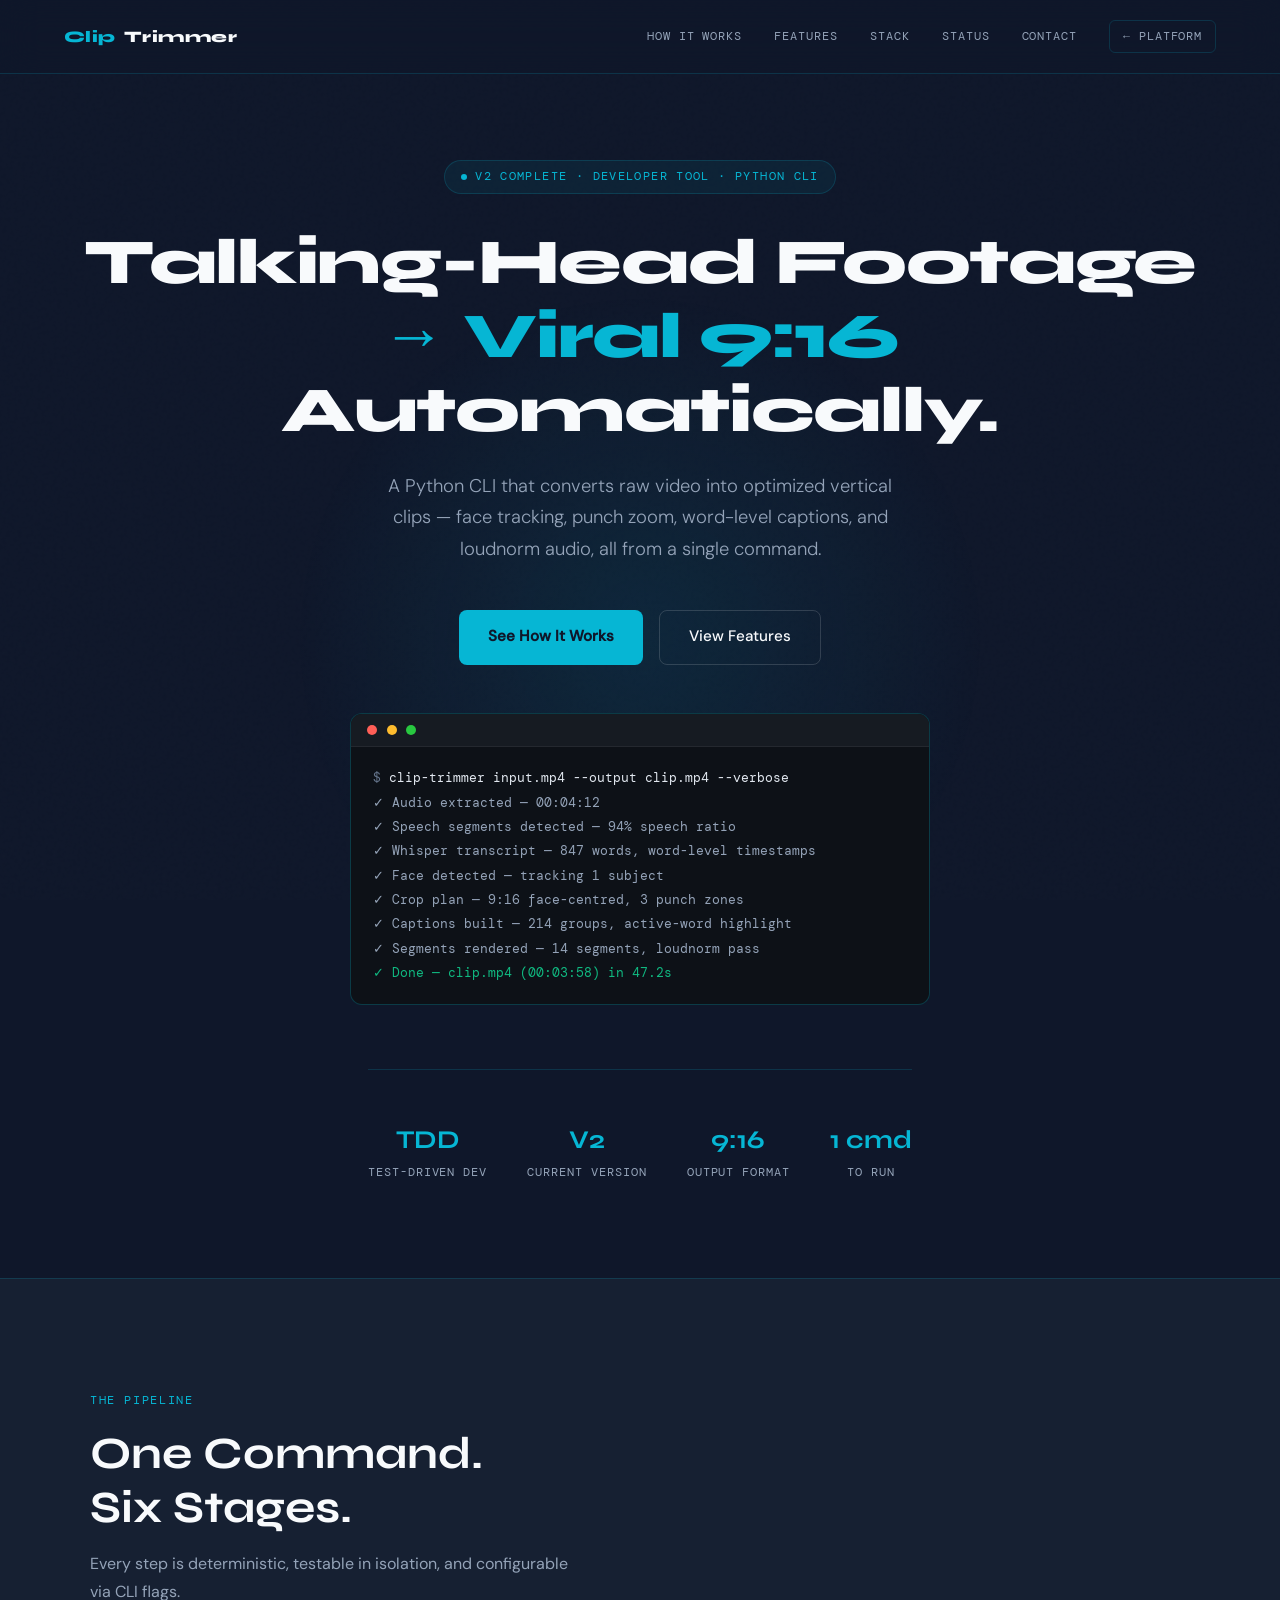
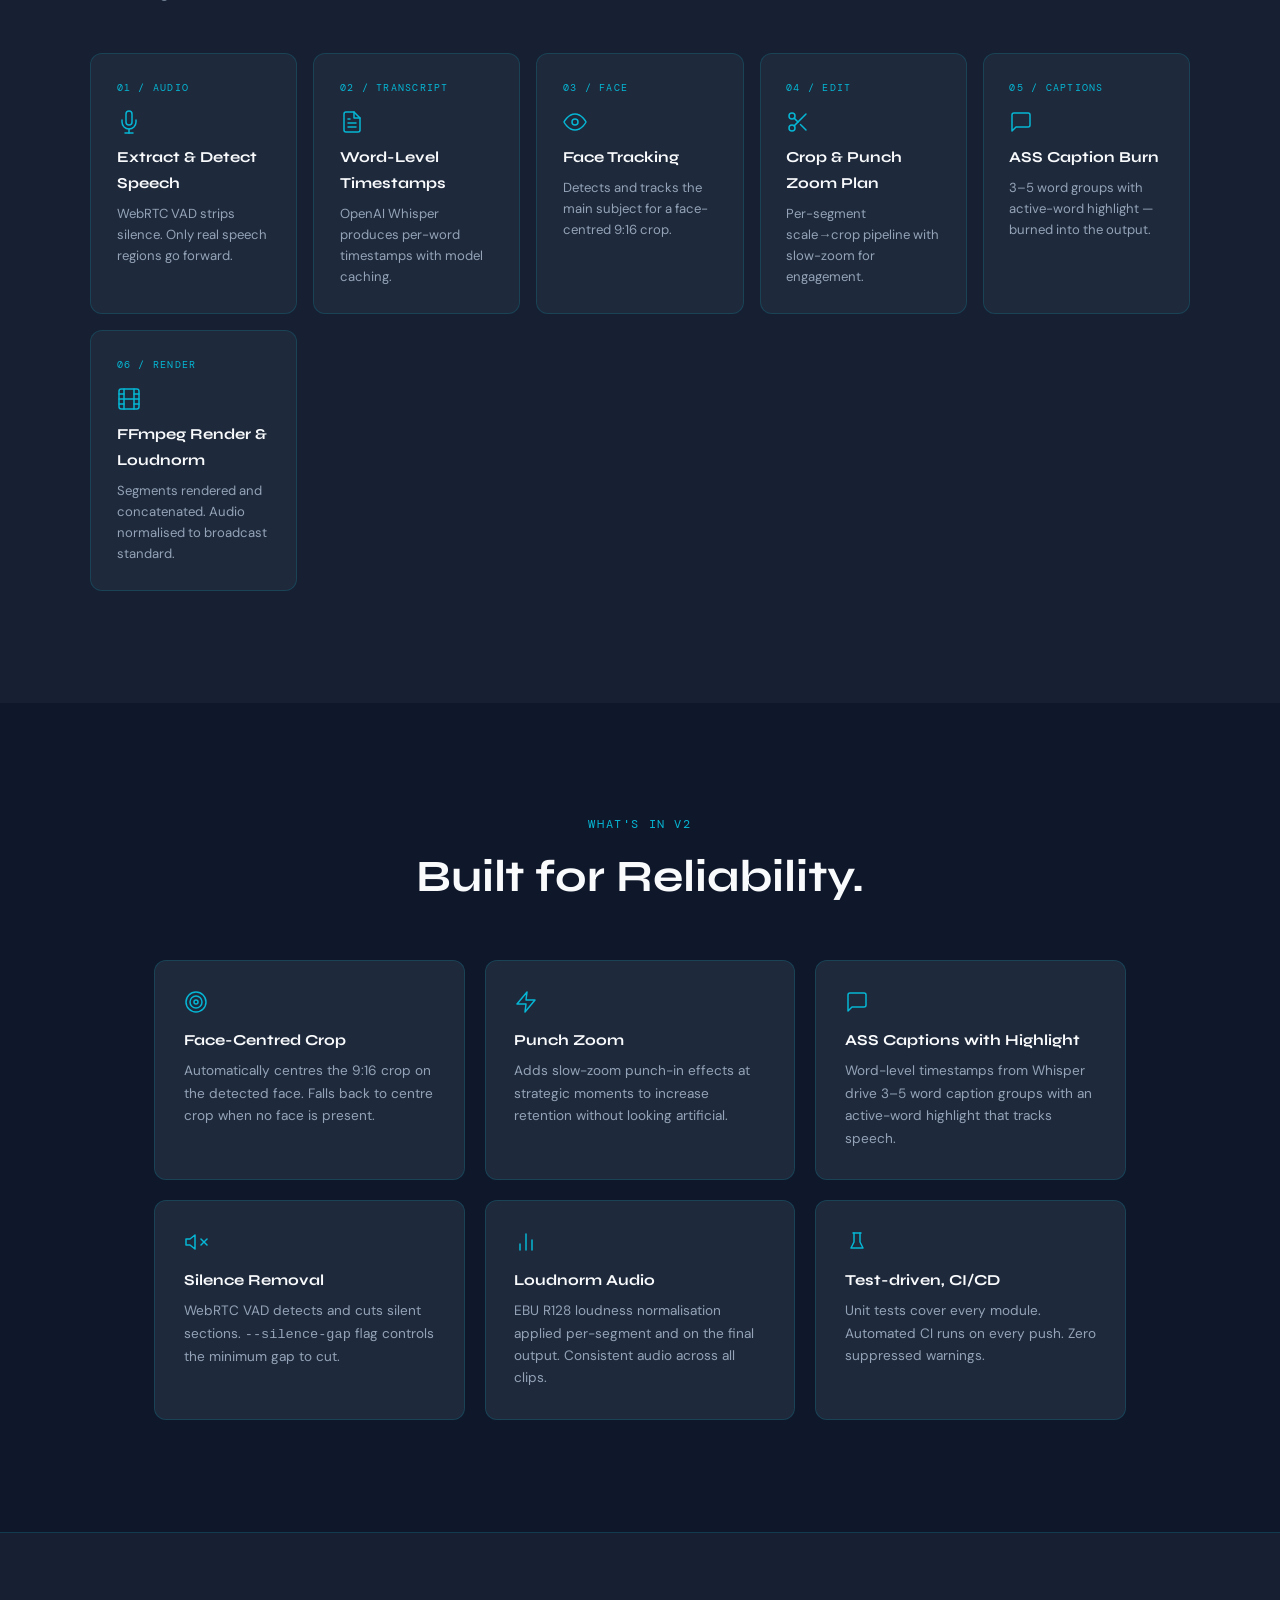
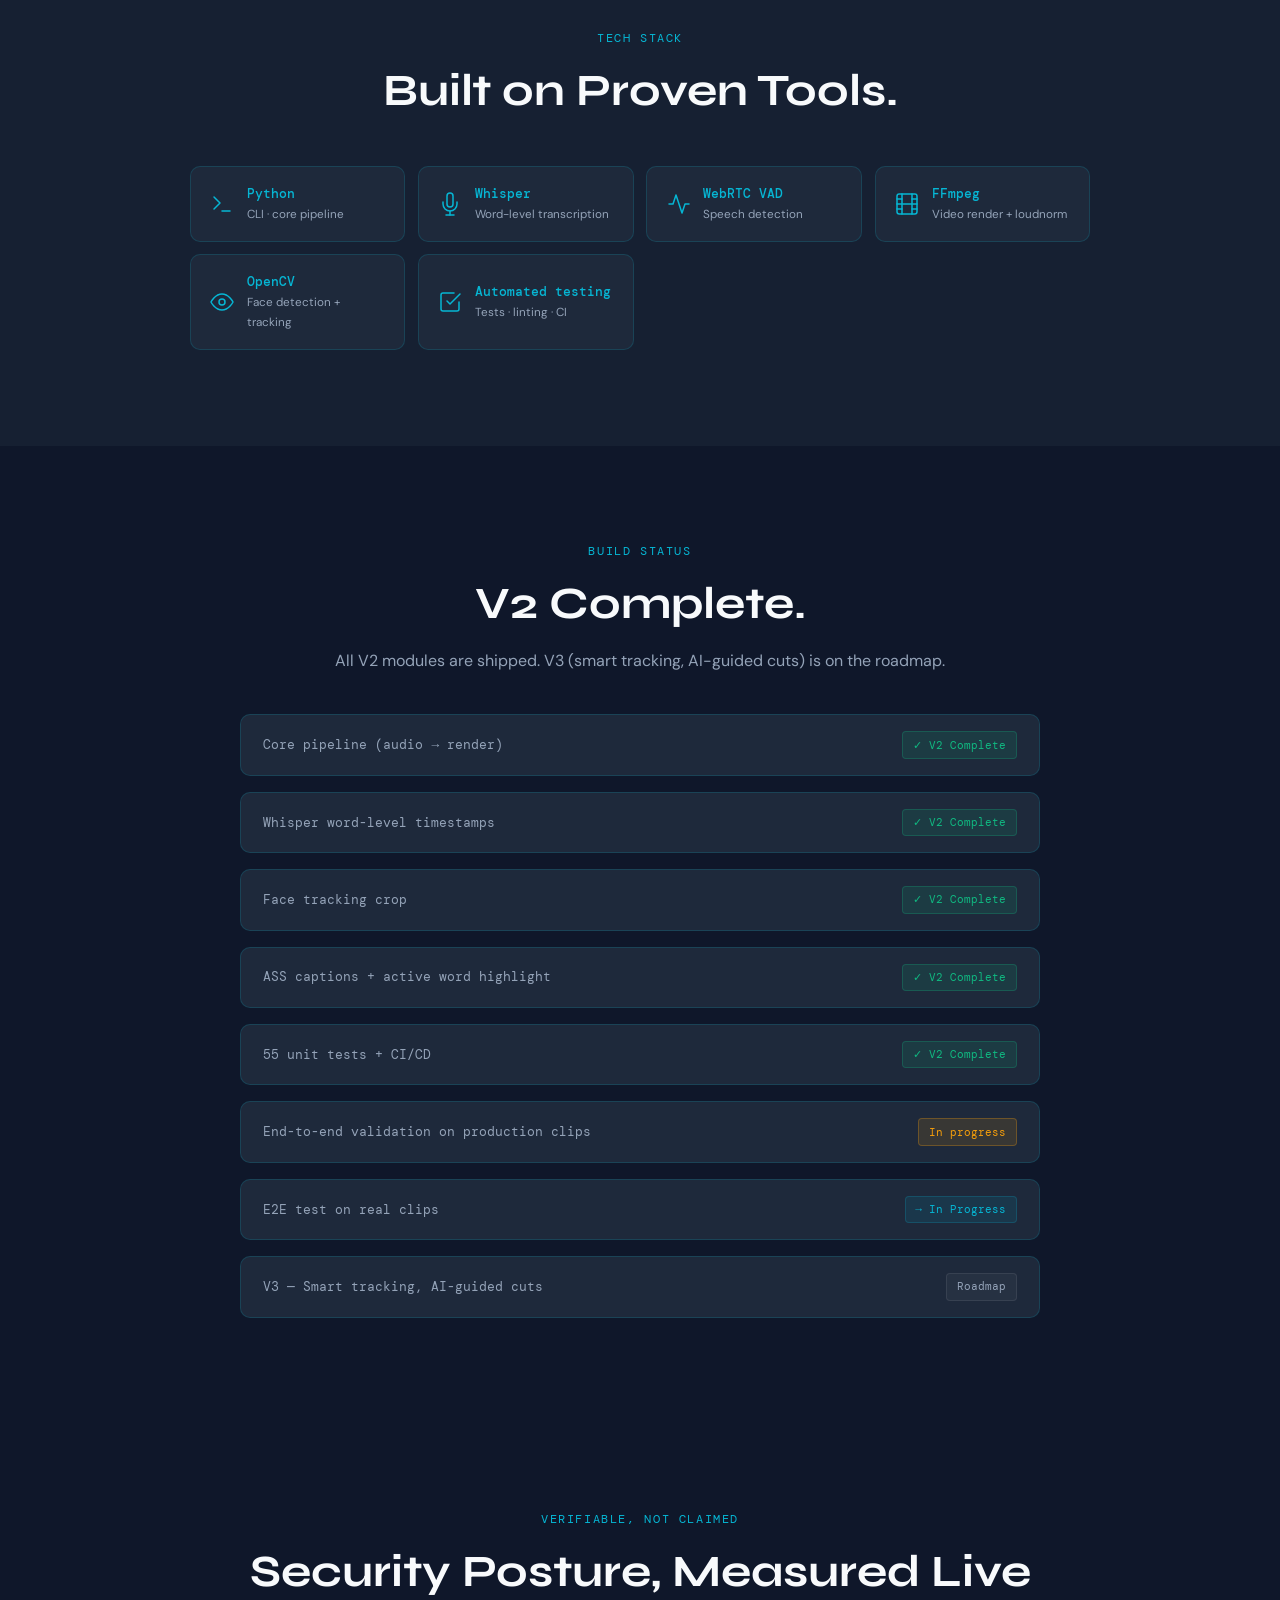
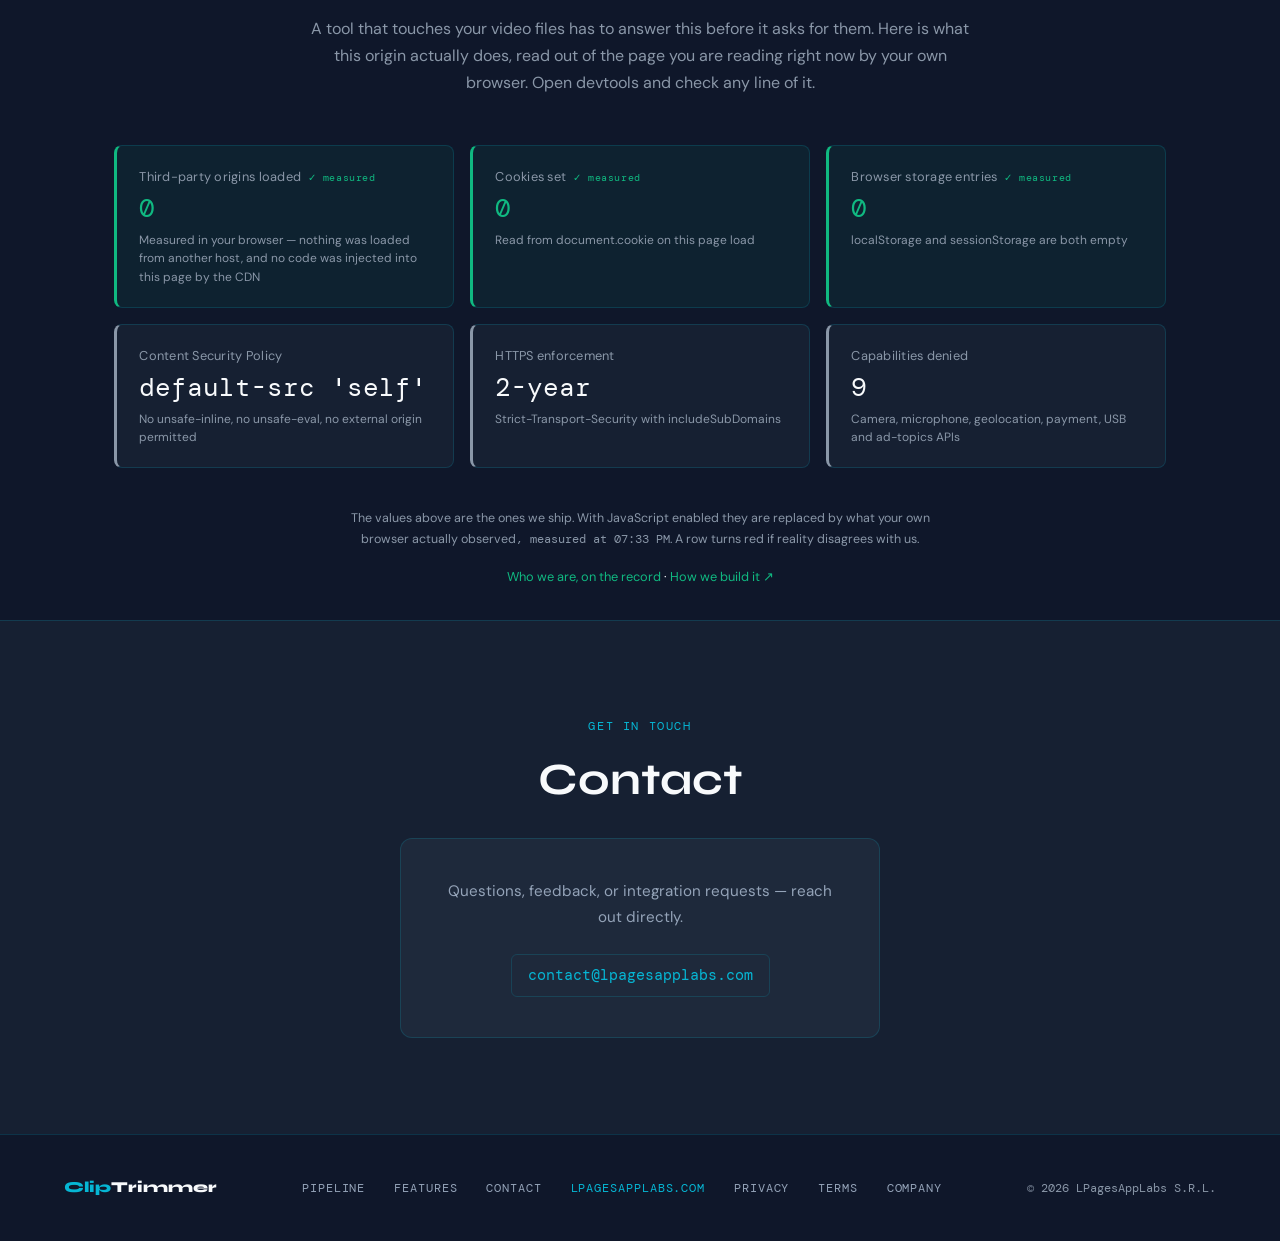
<file: public/index.html>
<!DOCTYPE html>
<!-- LPagesAppLabs Platform v1.0 · Clip Trimmer · contact@lpagesapplabs.com -->
<html lang="en">
<head>
  <meta charset="UTF-8" />
  <meta name="viewport" content="width=device-width, initial-scale=1.0"/>
  <meta name="color-scheme" content="dark">
  <title>Clip Trimmer — Viral 9:16 Video Automation</title>
  <meta name="description" content="Clip Trimmer is a Python CLI tool that automatically converts talking-head footage into optimized 9:16 vertical clips with face tracking, punch zoom, and ASS captions.">
  <link rel="canonical" href="https://clip-trimmer.lpagesapplabs.com/" />
  <meta property="og:title" content="Clip Trimmer — Viral 9:16 Video Automation" />
  <meta property="og:description" content="Python CLI. Face crop, punch zoom, captions. V2 complete, 55 unit tests; end-to-end validation in progress." />
  <meta property="og:url" content="https://clip-trimmer.lpagesapplabs.com/" />
  <meta property="og:image" content="https://lpagesapplabs.com/og-image.png" />
  <meta property="og:image:width" content="1200" />
  <meta property="og:image:height" content="630" />
  <meta property="og:type" content="website" />
  <meta name="twitter:card" content="summary_large_image" />
  <meta name="twitter:title" content="Clip Trimmer — Viral 9:16 Video Automation" />
  <meta name="twitter:description" content="Python CLI. Face crop, punch zoom, captions. V2 complete, 55 unit tests; end-to-end validation in progress." />
  <meta name="twitter:image" content="https://lpagesapplabs.com/og-image.png" />
  <meta name="theme-color" content="#0F172A">
  <meta name="robots" content="index, follow">
  <link rel="icon" href="/logo.svg" type="image/svg+xml">
  <script src="main.js"></script>
  <link rel="stylesheet" href="fonts.css">
  <link rel="preload" href="fonts/syne-latin-800-normal.woff2" as="font" type="font/woff2" crossorigin>
  <link rel="preload" href="fonts/dm-sans-latin-400-normal.woff2" as="font" type="font/woff2" crossorigin>
  <link rel="stylesheet" href="styles.css">
  <!-- defer, deliberately. This script queries the DOM immediately on boot, and a
       head script that runs before the body exists is what blanked all nine origins
       on 2026-07-27. It is also progressive enhancement: the panel ships with honest
       static values and this only ever upgrades a row to "measured". -->
  <script src="posture.js" defer></script>
</head>
<body>
<a class="skip-link" href="#main-content">Skip to main content</a>

<nav>
  <a href="#hero" class="nav-logo"><span>Clip</span>Trimmer</a>
  <div class="nav-right">
    <div class="nav-links">
      <a href="#pipeline">How It Works</a>
      <a href="#features">Features</a>
      <a href="#tech">Stack</a>
      <a href="#status">Status</a>
      <a href="#contact">Contact</a>
    </div>
    <a href="https://lpagesapplabs.com" class="nav-platform" rel="noopener noreferrer">← Platform</a>
    <button class="nav-hamburger" id="hamburger" aria-label="Menu" aria-expanded="false" aria-controls="navMobile"><span></span><span></span><span></span></button>
  </div>
  <!-- Inside <nav> on purpose. nav is position:fixed, so it is the containing
       block for this absolutely-positioned menu, which lets CSS say top:100%
       — exactly the bar's height, whatever the logo turns out to be. As a
       sibling it was in static flow at document y=0, behind the fixed bar and
       off-screen once scrolled: the menu opened and nobody could see it.
       Absolute keeps it out of the flex row, so the bar itself is unchanged. -->
  <div class="nav-mobile" id="navMobile">
    <a href="#pipeline">How It Works</a>
    <a href="#features">Features</a>
    <a href="#tech">Stack</a>
    <a href="#status">Status</a>
    <a href="#contact">Contact</a>
    <a href="https://lpagesapplabs.com" rel="noopener noreferrer">← Platform</a>
  </div>
</nav>

<main id="main-content">
<!-- HERO -->
<section id="hero">
  <div class="hero-glow"></div>
  <div class="hero-badge"><span class="badge-dot"></span> V2 Complete · Developer Tool · Python CLI</div>
  <h1>Talking-Head Footage<br><span class="accent">→ Viral 9:16</span><br>Automatically.</h1>
  <p class="hero-sub">A Python CLI that converts raw video into optimized vertical clips — face tracking, punch zoom, word-level captions, and loudnorm audio, all from a single command.</p>
  <div class="btn-group">
    <a href="#pipeline" class="btn btn-primary">See How It Works</a>
    <a href="#features" class="btn btn-secondary">View Features</a>
  </div>

  <!-- TERMINAL MOCK -->
  <div class="terminal-wrap">
    <div class="terminal">
      <div class="terminal-bar">
        <span class="t-dot r"></span><span class="t-dot y"></span><span class="t-dot g"></span>
      </div>
      <div class="terminal-body">
        <div><span class="t-prompt">$ </span><span class="t-cmd">clip-trimmer input.mp4 --output clip.mp4 --verbose</span></div>
        <div><span class="t-out">✓ Audio extracted — 00:04:12</span></div>
        <div><span class="t-out">✓ Speech segments detected — 94% speech ratio</span></div>
        <div><span class="t-out">✓ Whisper transcript — 847 words, word-level timestamps</span></div>
        <div><span class="t-out">✓ Face detected — tracking 1 subject</span></div>
        <div><span class="t-out">✓ Crop plan — 9:16 face-centred, 3 punch zones</span></div>
        <div><span class="t-out">✓ Captions built — 214 groups, active-word highlight</span></div>
        <div><span class="t-out">✓ Segments rendered — 14 segments, loudnorm pass</span></div>
        <div><span class="t-ok">✓ Done — clip.mp4 (00:03:58) in 47.2s</span></div>
      </div>
    </div>
  </div>

  <div class="hero-stat-bar">
    <div class="stat"><div class="stat-num">TDD</div><div class="stat-label">Test-driven dev</div></div>
    <div class="stat"><div class="stat-num">V2</div><div class="stat-label">Current version</div></div>
    <div class="stat"><div class="stat-num">9:16</div><div class="stat-label">Output format</div></div>
    <div class="stat"><div class="stat-num">1 cmd</div><div class="stat-label">To run</div></div>
  </div>
</section>

<!-- PIPELINE -->
<section id="pipeline">
  <div class="pipeline-inner">
    <div class="pipeline-header reveal">
      <div class="section-label">The Pipeline</div>
      <h2 class="section-title">One Command.<br>Six Stages.</h2>
      <p>Every step is deterministic, testable in isolation, and configurable via CLI flags.</p>
    </div>
    <div class="steps-grid">
      <div class="step-card reveal"><div class="step-n">01 / AUDIO</div><div class="step-icon"><svg width="24" height="24" viewBox="0 0 24 24" fill="none" stroke="#06B6D4" stroke-width="1.5" stroke-linecap="round" stroke-linejoin="round" aria-hidden="true"><path d="M12 1a3 3 0 0 0-3 3v8a3 3 0 0 0 6 0V4a3 3 0 0 0-3-3z"/><path d="M19 10v2a7 7 0 0 1-14 0v-2"/><line x1="12" y1="19" x2="12" y2="23"/><line x1="8" y1="23" x2="16" y2="23"/></svg></div><h3 class="step-title">Extract & Detect Speech</h3><div class="step-desc">WebRTC VAD strips silence. Only real speech regions go forward.</div></div>
      <div class="step-card reveal"><div class="step-n">02 / TRANSCRIPT</div><div class="step-icon"><svg width="24" height="24" viewBox="0 0 24 24" fill="none" stroke="#06B6D4" stroke-width="1.5" stroke-linecap="round" stroke-linejoin="round" aria-hidden="true"><path d="M14 2H6a2 2 0 0 0-2 2v16a2 2 0 0 0 2 2h12a2 2 0 0 0 2-2V8z"/><polyline points="14 2 14 8 20 8"/><line x1="16" y1="13" x2="8" y2="13"/><line x1="16" y1="17" x2="8" y2="17"/><polyline points="10 9 9 9 8 9"/></svg></div><h3 class="step-title">Word-Level Timestamps</h3><div class="step-desc">OpenAI Whisper produces per-word timestamps with model caching.</div></div>
      <div class="step-card reveal"><div class="step-n">03 / FACE</div><div class="step-icon"><svg width="24" height="24" viewBox="0 0 24 24" fill="none" stroke="#06B6D4" stroke-width="1.5" stroke-linecap="round" stroke-linejoin="round" aria-hidden="true"><path d="M1 12s4-8 11-8 11 8 11 8-4 8-11 8-11-8-11-8z"/><circle cx="12" cy="12" r="3"/></svg></div><h3 class="step-title">Face Tracking</h3><div class="step-desc">Detects and tracks the main subject for a face-centred 9:16 crop.</div></div>
      <div class="step-card reveal"><div class="step-n">04 / EDIT</div><div class="step-icon"><svg width="24" height="24" viewBox="0 0 24 24" fill="none" stroke="#06B6D4" stroke-width="1.5" stroke-linecap="round" stroke-linejoin="round" aria-hidden="true"><circle cx="6" cy="6" r="3"/><circle cx="6" cy="18" r="3"/><line x1="20" y1="4" x2="8.12" y2="15.88"/><line x1="14.47" y1="14.48" x2="20" y2="20"/><line x1="8.12" y1="8.12" x2="12" y2="12"/></svg></div><h3 class="step-title">Crop & Punch Zoom Plan</h3><div class="step-desc">Per-segment scale→crop pipeline with slow-zoom for engagement.</div></div>
      <div class="step-card reveal"><div class="step-n">05 / CAPTIONS</div><div class="step-icon"><svg width="24" height="24" viewBox="0 0 24 24" fill="none" stroke="#06B6D4" stroke-width="1.5" stroke-linecap="round" stroke-linejoin="round" aria-hidden="true"><path d="M21 15a2 2 0 0 1-2 2H7l-4 4V5a2 2 0 0 1 2-2h14a2 2 0 0 1 2 2z"/></svg></div><h3 class="step-title">ASS Caption Burn</h3><div class="step-desc">3–5 word groups with active-word highlight — burned into the output.</div></div>
      <div class="step-card reveal"><div class="step-n">06 / RENDER</div><div class="step-icon"><svg width="24" height="24" viewBox="0 0 24 24" fill="none" stroke="#06B6D4" stroke-width="1.5" stroke-linecap="round" stroke-linejoin="round" aria-hidden="true"><rect x="2" y="2" width="20" height="20" rx="2.18" ry="2.18"/><line x1="7" y1="2" x2="7" y2="22"/><line x1="17" y1="2" x2="17" y2="22"/><line x1="2" y1="12" x2="22" y2="12"/><line x1="2" y1="7" x2="7" y2="7"/><line x1="2" y1="17" x2="7" y2="17"/><line x1="17" y1="17" x2="22" y2="17"/><line x1="17" y1="7" x2="22" y2="7"/></svg></div><h3 class="step-title">FFmpeg Render & Loudnorm</h3><div class="step-desc">Segments rendered and concatenated. Audio normalised to broadcast standard.</div></div>
    </div>
  </div>
</section>

<!-- FEATURES -->
<section id="features">
  <div class="features-header reveal">
    <div class="section-label">What's In V2</div>
    <h2 class="section-title">Built for Reliability.</h2>
  </div>
  <div class="feat-grid">
    <div class="feat-card reveal"><div class="feat-icon"><svg width="24" height="24" viewBox="0 0 24 24" fill="none" stroke="#06B6D4" stroke-width="1.5" stroke-linecap="round" stroke-linejoin="round" aria-hidden="true"><circle cx="12" cy="12" r="10"/><circle cx="12" cy="12" r="6"/><circle cx="12" cy="12" r="2"/></svg></div><div class="feat-title">Face-Centred Crop</div><p class="feat-desc">Automatically centres the 9:16 crop on the detected face. Falls back to centre crop when no face is present.</p></div>
    <div class="feat-card reveal"><div class="feat-icon"><svg width="24" height="24" viewBox="0 0 24 24" fill="none" stroke="#06B6D4" stroke-width="1.5" stroke-linecap="round" stroke-linejoin="round" aria-hidden="true"><polygon points="13 2 3 14 12 14 11 22 21 10 12 10 13 2"/></svg></div><div class="feat-title">Punch Zoom</div><p class="feat-desc">Adds slow-zoom punch-in effects at strategic moments to increase retention without looking artificial.</p></div>
    <div class="feat-card reveal"><div class="feat-icon"><svg width="24" height="24" viewBox="0 0 24 24" fill="none" stroke="#06B6D4" stroke-width="1.5" stroke-linecap="round" stroke-linejoin="round" aria-hidden="true"><path d="M21 15a2 2 0 0 1-2 2H7l-4 4V5a2 2 0 0 1 2-2h14a2 2 0 0 1 2 2z"/></svg></div><div class="feat-title">ASS Captions with Highlight</div><p class="feat-desc">Word-level timestamps from Whisper drive 3–5 word caption groups with an active-word highlight that tracks speech.</p></div>
    <div class="feat-card reveal"><div class="feat-icon"><svg width="24" height="24" viewBox="0 0 24 24" fill="none" stroke="#06B6D4" stroke-width="1.5" stroke-linecap="round" stroke-linejoin="round" aria-hidden="true"><polygon points="11 5 6 9 2 9 2 15 6 15 11 19 11 5"/><line x1="23" y1="9" x2="17" y2="15"/><line x1="17" y1="9" x2="23" y2="15"/></svg></div><div class="feat-title">Silence Removal</div><p class="feat-desc">WebRTC VAD detects and cuts silent sections. <code>--silence-gap</code> flag controls the minimum gap to cut.</p></div>
    <div class="feat-card reveal"><div class="feat-icon"><svg width="24" height="24" viewBox="0 0 24 24" fill="none" stroke="#06B6D4" stroke-width="1.5" stroke-linecap="round" stroke-linejoin="round" aria-hidden="true"><line x1="18" y1="20" x2="18" y2="10"/><line x1="12" y1="20" x2="12" y2="4"/><line x1="6" y1="20" x2="6" y2="14"/></svg></div><div class="feat-title">Loudnorm Audio</div><p class="feat-desc">EBU R128 loudness normalisation applied per-segment and on the final output. Consistent audio across all clips.</p></div>
    <div class="feat-card reveal"><div class="feat-icon"><svg width="24" height="24" viewBox="0 0 24 24" fill="none" stroke="#06B6D4" stroke-width="1.5" stroke-linecap="round" stroke-linejoin="round" aria-hidden="true"><path d="M9 3v9l-3 6h12l-3-6V3"/><line x1="8" y1="3" x2="16" y2="3"/></svg></div><div class="feat-title">Test-driven, CI/CD</div><p class="feat-desc">Unit tests cover every module. Automated CI runs on every push. Zero suppressed warnings.</p></div>
  </div>
</section>

<!-- TECH STACK -->
<section id="tech">
  <div class="tech-inner">
    <div class="tech-header reveal">
      <div class="section-label">Tech Stack</div>
      <h2 class="section-title">Built on Proven Tools.</h2>
    </div>
    <div class="stack-grid reveal">
      <div class="stack-item"><span class="stack-icon"><svg width="24" height="24" viewBox="0 0 24 24" fill="none" stroke="#06B6D4" stroke-width="1.5" stroke-linecap="round" stroke-linejoin="round" aria-hidden="true"><polyline points="4 17 10 11 4 5"/><line x1="12" y1="19" x2="20" y2="19"/></svg></span><div><div class="stack-name">Python</div><div class="stack-role">CLI · core pipeline</div></div></div>
      <div class="stack-item"><span class="stack-icon"><svg width="24" height="24" viewBox="0 0 24 24" fill="none" stroke="#06B6D4" stroke-width="1.5" stroke-linecap="round" stroke-linejoin="round" aria-hidden="true"><path d="M12 1a3 3 0 0 0-3 3v8a3 3 0 0 0 6 0V4a3 3 0 0 0-3-3z"/><path d="M19 10v2a7 7 0 0 1-14 0v-2"/><line x1="12" y1="19" x2="12" y2="23"/><line x1="8" y1="23" x2="16" y2="23"/></svg></span><div><div class="stack-name">Whisper</div><div class="stack-role">Word-level transcription</div></div></div>
      <div class="stack-item"><span class="stack-icon"><svg width="24" height="24" viewBox="0 0 24 24" fill="none" stroke="#06B6D4" stroke-width="1.5" stroke-linecap="round" stroke-linejoin="round" aria-hidden="true"><polyline points="22 12 18 12 15 21 9 3 6 12 2 12"/></svg></span><div><div class="stack-name">WebRTC VAD</div><div class="stack-role">Speech detection</div></div></div>
      <div class="stack-item"><span class="stack-icon"><svg width="24" height="24" viewBox="0 0 24 24" fill="none" stroke="#06B6D4" stroke-width="1.5" stroke-linecap="round" stroke-linejoin="round" aria-hidden="true"><rect x="2" y="2" width="20" height="20" rx="2.18" ry="2.18"/><line x1="7" y1="2" x2="7" y2="22"/><line x1="17" y1="2" x2="17" y2="22"/><line x1="2" y1="12" x2="22" y2="12"/><line x1="2" y1="7" x2="7" y2="7"/><line x1="2" y1="17" x2="7" y2="17"/><line x1="17" y1="17" x2="22" y2="17"/><line x1="17" y1="7" x2="22" y2="7"/></svg></span><div><div class="stack-name">FFmpeg</div><div class="stack-role">Video render + loudnorm</div></div></div>
      <div class="stack-item"><span class="stack-icon"><svg width="24" height="24" viewBox="0 0 24 24" fill="none" stroke="#06B6D4" stroke-width="1.5" stroke-linecap="round" stroke-linejoin="round" aria-hidden="true"><path d="M1 12s4-8 11-8 11 8 11 8-4 8-11 8-11-8-11-8z"/><circle cx="12" cy="12" r="3"/></svg></span><div><div class="stack-name">OpenCV</div><div class="stack-role">Face detection + tracking</div></div></div>
      <div class="stack-item"><span class="stack-icon"><svg width="24" height="24" viewBox="0 0 24 24" fill="none" stroke="#06B6D4" stroke-width="1.5" stroke-linecap="round" stroke-linejoin="round" aria-hidden="true"><polyline points="9 11 12 14 22 4"/><path d="M21 12v7a2 2 0 0 1-2 2H5a2 2 0 0 1-2-2V5a2 2 0 0 1 2-2h11"/></svg></span><div><div class="stack-name">Automated testing</div><div class="stack-role">Tests · linting · CI</div></div></div>
    </div>
  </div>
</section>

<!-- STATUS -->
<section id="status">
  <div class="status-inner">
    <div class="reveal">
      <div class="section-label">Build Status</div>
      <h2 class="section-title">V2 Complete.</h2>
      <p class="note-dim">All V2 modules are shipped. V3 (smart tracking, AI-guided cuts) is on the roadmap.</p>
    </div>
    <div class="status-bar reveal">
      <div class="status-row"><span class="s-label">Core pipeline (audio → render)</span><span class="s-badge s-done">✓ V2 Complete</span></div>
      <div class="status-row"><span class="s-label">Whisper word-level timestamps</span><span class="s-badge s-done">✓ V2 Complete</span></div>
      <div class="status-row"><span class="s-label">Face tracking crop</span><span class="s-badge s-done">✓ V2 Complete</span></div>
      <div class="status-row"><span class="s-label">ASS captions + active word highlight</span><span class="s-badge s-done">✓ V2 Complete</span></div>
      <div class="status-row"><span class="s-label">55 unit tests + CI/CD</span><span class="s-badge s-done">✓ V2 Complete</span></div>
      <div class="status-row"><span class="s-label">End-to-end validation on production clips</span><span class="s-badge s-wip">In progress</span></div>
      <div class="status-row"><span class="s-label">E2E test on real clips</span><span class="s-badge s-pending">→ In Progress</span></div>
      <div class="status-row"><span class="s-label">V3 — Smart tracking, AI-guided cuts</span><span class="s-badge s-roadmap">Roadmap</span></div>
    </div>
  </div>
</section>

<!-- SECURITY POSTURE — measured live, see posture.js -->
<section id="posture">
  <div class="posture-header reveal">
    <div class="section-label">Verifiable, Not Claimed</div>
    <h2 class="section-title">Security Posture, Measured Live</h2>
    <p>A tool that touches your video files has to answer this before it asks for them. Here is what this origin actually does, read out of the page you are reading right now by your own browser. Open devtools and check any line of it.</p>
  </div>

  <dl class="posture-grid reveal">
    <div class="posture-row" data-posture="third-party">
      <dt class="posture-label">Third-party origins loaded</dt>
      <dd class="posture-value">0</dd>
      <dd class="posture-note">No fonts, analytics or tag manager loaded from another host</dd>
    </div>
    <div class="posture-row" data-posture="cookies">
      <dt class="posture-label">Cookies set</dt>
      <dd class="posture-value">0</dd>
      <dd class="posture-note">No consent banner, because there is nothing to consent to</dd>
    </div>
    <div class="posture-row" data-posture="storage">
      <dt class="posture-label">Browser storage entries</dt>
      <dd class="posture-value">0</dd>
      <dd class="posture-note">Nothing written to localStorage or sessionStorage</dd>
    </div>
    <div class="posture-row" data-posture="csp">
      <dt class="posture-label">Content Security Policy</dt>
      <dd class="posture-value">default-src 'self'</dd>
      <dd class="posture-note">No unsafe-inline, no unsafe-eval, no external origin permitted</dd>
    </div>
    <div class="posture-row" data-posture="hsts">
      <dt class="posture-label">HTTPS enforcement</dt>
      <dd class="posture-value">2-year</dd>
      <dd class="posture-note">Strict-Transport-Security with includeSubDomains</dd>
    </div>
    <div class="posture-row" data-posture="permissions">
      <dt class="posture-label">Capabilities denied</dt>
      <dd class="posture-value">9</dd>
      <dd class="posture-note">Camera, microphone, geolocation, payment, USB and ad-topics APIs</dd>
    </div>
  </dl>

  <div class="posture-foot reveal">
    <p class="posture-stamp">The values above are the ones we ship. With JavaScript enabled they are replaced by what your own browser actually observed<span class="posture-time-wrap">, measured at <span data-posture-time>—</span></span>. A row turns red if reality disagrees with us.</p>
    <p class="posture-links"><a href="https://lpagesapplabs.com/company.html">Who we are, on the record</a> · <a href="https://blog.lpagesapplabs.com" rel="noopener noreferrer">How we build it ↗</a></p>
  </div>
</section>

<!-- CONTACT -->
<section id="contact">
  <div class="reveal">
    <div class="section-label">Get in Touch</div>
    <h2 class="section-title">Contact</h2>
  </div>
  <div class="contact-box reveal">
    <p>Questions, feedback, or integration requests — reach out directly.</p>
    <a href="mailto:contact@lpagesapplabs.com" class="contact-email">contact@lpagesapplabs.com</a>
  </div>
</section>

</main>

<footer>
  <a href="#hero" class="footer-logo"><span>Clip</span>Trimmer</a>
  <div class="footer-links">
    <a href="#pipeline">Pipeline</a>
    <a href="#features">Features</a>
    <a href="#contact">Contact</a>
    <a href="https://lpagesapplabs.com" class="footer-platform" rel="noopener noreferrer">lpagesapplabs.com</a>
    <a href="privacy.html">Privacy</a>
    <a href="terms.html">Terms</a>
    <a href="https://lpagesapplabs.com/company.html" rel="noopener noreferrer">Company</a>
  </div>
  <div class="footer-copy">© 2026 LPagesAppLabs S.R.L.</div>
</footer>

</body>
</html>
</file>
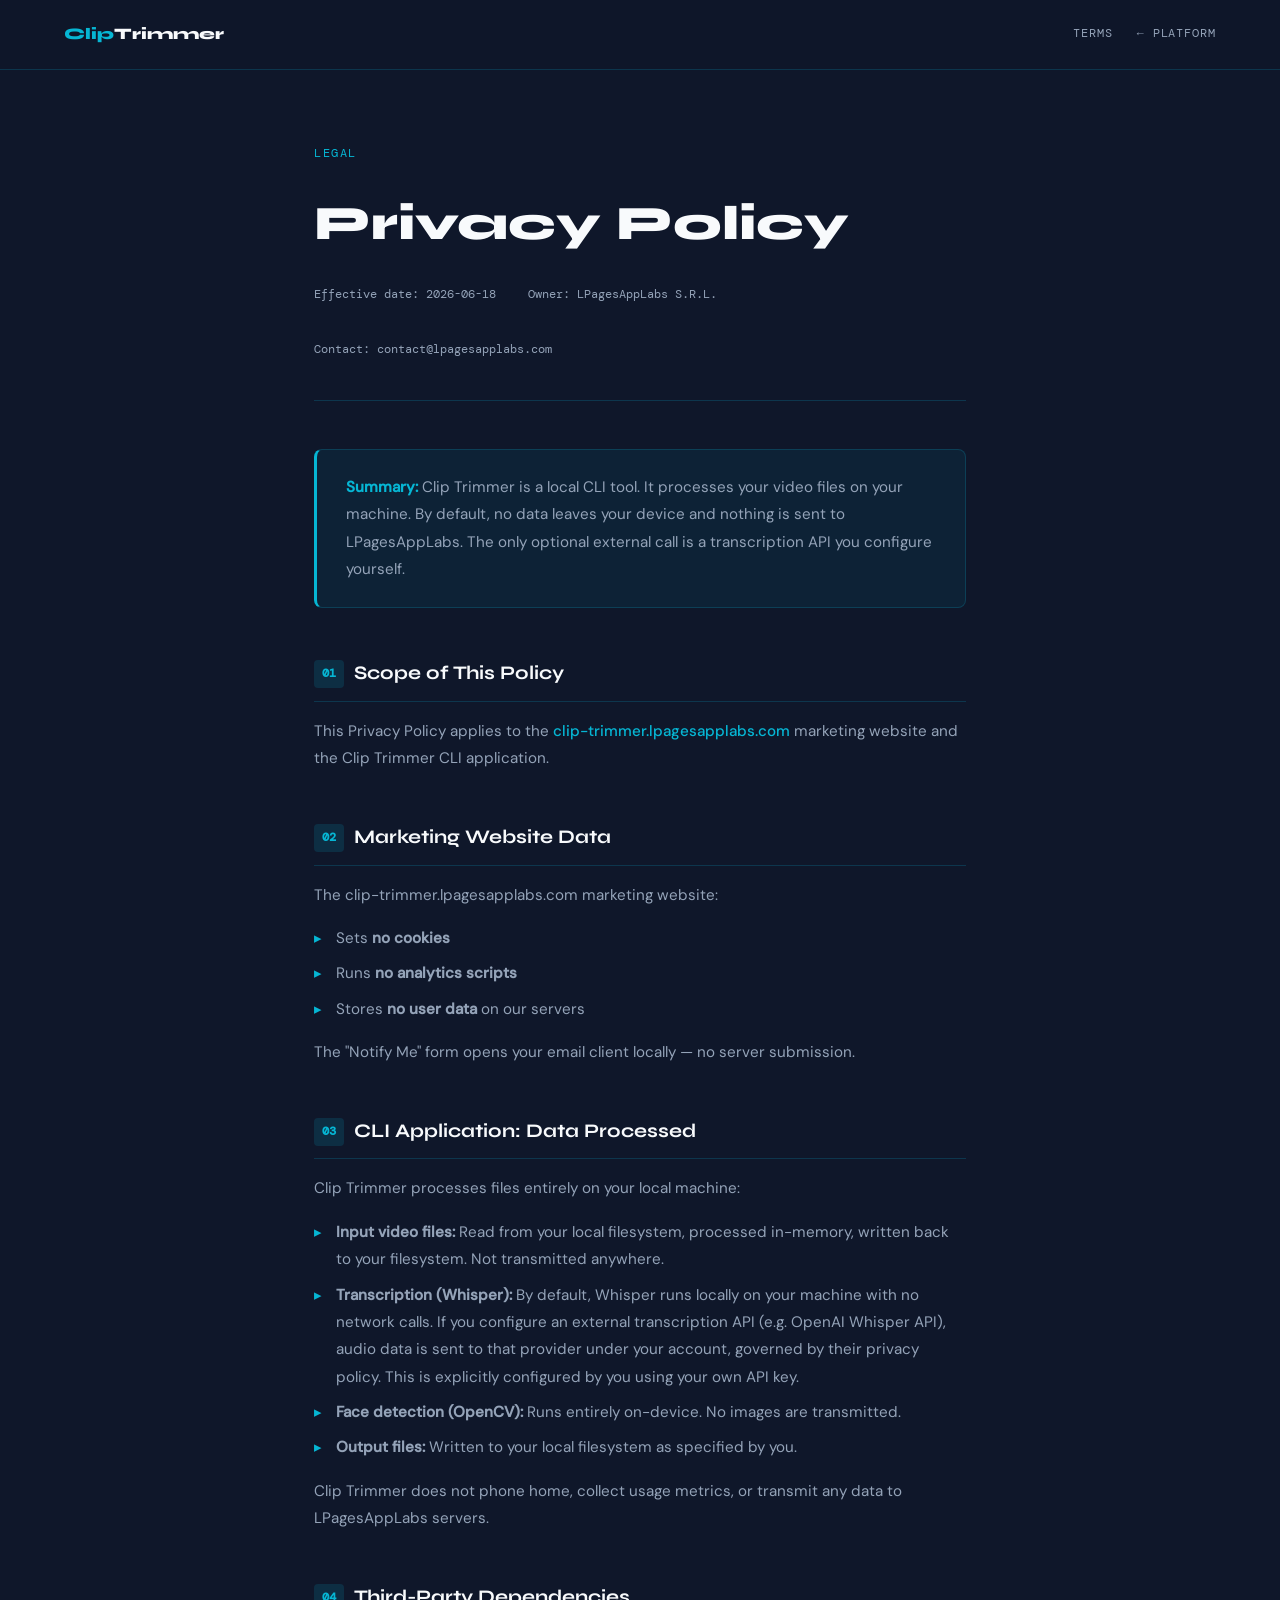
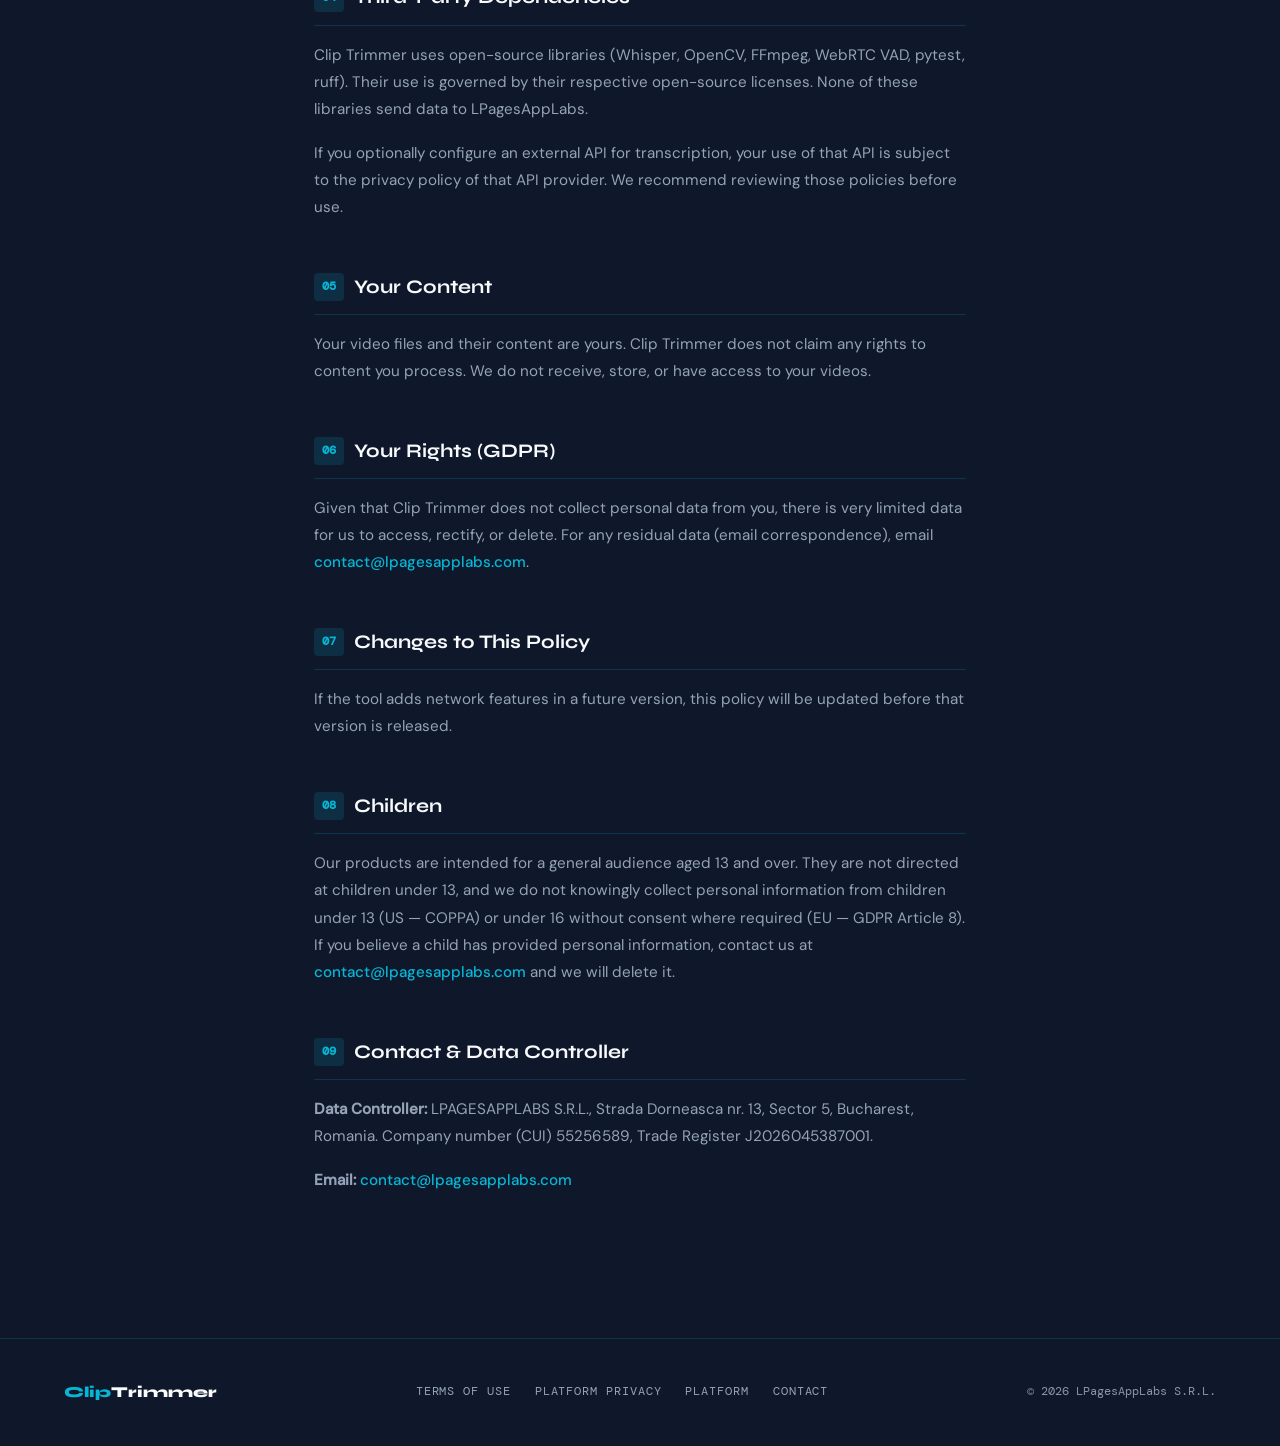
<file: public/privacy.html>
<!DOCTYPE html>
<!-- LPagesAppLabs Platform v1.0 · Clip Trimmer · contact@lpagesapplabs.com -->
<html lang="en">
<head>
  <meta charset="UTF-8" />
  <meta name="viewport" content="width=device-width, initial-scale=1.0"/>
  <meta name="color-scheme" content="dark">
  <title>Privacy Policy — Clip Trimmer</title>
  <meta name="description" content="Privacy Policy for Clip Trimmer — Python CLI for viral 9:16 video automation. Processes files locally. No data sent to LPagesAppLabs.">
  <link rel="canonical" href="https://clip-trimmer.lpagesapplabs.com/privacy.html" />
  <link rel="icon" href="/logo.svg" type="image/svg+xml">
  <script src="main.js"></script>
  <link rel="stylesheet" href="fonts.css">
  <link rel="preload" href="fonts/syne-latin-800-normal.woff2" as="font" type="font/woff2" crossorigin>
  <link rel="preload" href="fonts/dm-sans-latin-400-normal.woff2" as="font" type="font/woff2" crossorigin>
  <link rel="stylesheet" href="privacy.css">
  <meta property="og:title" content="Privacy Policy — Clip Trimmer" />
  <meta property="og:description" content="Privacy Policy for Clip Trimmer — Python CLI for viral 9:16 video automation. Processes files locally. No data sent to LPagesAppLabs." />
  <meta property="og:url" content="https://clip-trimmer.lpagesapplabs.com/privacy.html" />
  <meta property="og:type" content="website" />
  <meta property="og:image" content="https://lpagesapplabs.com/og-image.png" />
  <meta property="og:image:width" content="1200" />
  <meta property="og:image:height" content="630" />
  <meta name="twitter:card" content="summary_large_image" />
  <meta name="twitter:title" content="Privacy Policy — Clip Trimmer" />
  <meta name="twitter:description" content="Privacy Policy for Clip Trimmer — Python CLI for viral 9:16 video automation. Processes files locally. No data sent to LPagesAppLabs." />
  <meta name="twitter:image" content="https://lpagesapplabs.com/og-image.png" />
</head>
<body>
<a class="skip-link" href="#main-content">Skip to main content</a>

<nav>
  <a href="https://clip-trimmer.lpagesapplabs.com/" class="nav-logo"><span>Clip</span>Trimmer</a>
  <div class="nav-links">
    <a href="terms.html">Terms</a>
    <a href="https://lpagesapplabs.com" rel="noopener noreferrer">← Platform</a>
  </div>
</nav>

<main class="wrap" id="main-content">
  <span class="page-label">Legal</span>
  <h1>Privacy Policy</h1>
  <div class="meta">
    <span>Effective date: 2026-06-18</span>
    <span>Owner: LPagesAppLabs S.R.L.</span>
    <span>Contact: contact@lpagesapplabs.com</span>
  </div>

  <div class="intro">
    <p><strong>Summary:</strong> Clip Trimmer is a local CLI tool. It processes your video files on your machine. By default, no data leaves your device and nothing is sent to LPagesAppLabs. The only optional external call is a transcription API you configure yourself.</p>
  </div>

  <div class="section">
    <h2><span class="num">01</span> Scope of This Policy</h2>
    <p>This Privacy Policy applies to the <span class="highlight">clip-trimmer.lpagesapplabs.com</span> marketing website and the Clip Trimmer CLI application.</p>
  </div>

  <div class="section">
    <h2><span class="num">02</span> Marketing Website Data</h2>
    <p>The clip-trimmer.lpagesapplabs.com marketing website:</p>
    <ul>
      <li>Sets <strong>no cookies</strong></li>
      <li>Runs <strong>no analytics scripts</strong></li>
      <li>Stores <strong>no user data</strong> on our servers</li>
    </ul>
    <p>The "Notify Me" form opens your email client locally — no server submission.</p>
  </div>

  <div class="section">
    <h2><span class="num">03</span> CLI Application: Data Processed</h2>
    <p>Clip Trimmer processes files entirely on your local machine:</p>
    <ul>
      <li><strong>Input video files:</strong> Read from your local filesystem, processed in-memory, written back to your filesystem. Not transmitted anywhere.</li>
      <li><strong>Transcription (Whisper):</strong> By default, Whisper runs locally on your machine with no network calls. If you configure an external transcription API (e.g. OpenAI Whisper API), audio data is sent to that provider under your account, governed by their privacy policy. This is explicitly configured by you using your own API key.</li>
      <li><strong>Face detection (OpenCV):</strong> Runs entirely on-device. No images are transmitted.</li>
      <li><strong>Output files:</strong> Written to your local filesystem as specified by you.</li>
    </ul>
    <p>Clip Trimmer does not phone home, collect usage metrics, or transmit any data to LPagesAppLabs servers.</p>
  </div>

  <div class="section">
    <h2><span class="num">04</span> Third-Party Dependencies</h2>
    <p>Clip Trimmer uses open-source libraries (Whisper, OpenCV, FFmpeg, WebRTC VAD, pytest, ruff). Their use is governed by their respective open-source licenses. None of these libraries send data to LPagesAppLabs.</p>
    <p>If you optionally configure an external API for transcription, your use of that API is subject to the privacy policy of that API provider. We recommend reviewing those policies before use.</p>
  </div>

  <div class="section">
    <h2><span class="num">05</span> Your Content</h2>
    <p>Your video files and their content are yours. Clip Trimmer does not claim any rights to content you process. We do not receive, store, or have access to your videos.</p>
  </div>

  <div class="section">
    <h2><span class="num">06</span> Your Rights (GDPR)</h2>
    <p>Given that Clip Trimmer does not collect personal data from you, there is very limited data for us to access, rectify, or delete. For any residual data (email correspondence), email <span class="highlight">contact@lpagesapplabs.com</span>.</p>
  </div>

  <div class="section">
    <h2><span class="num">07</span> Changes to This Policy</h2>
    <p>If the tool adds network features in a future version, this policy will be updated before that version is released.</p>
  </div>

  <div class="section">
    <h2><span class="num">08</span> Children</h2>
    <p>Our products are intended for a general audience aged 13 and over. They are not directed at children under 13, and we do not knowingly collect personal information from children under 13 (US — COPPA) or under 16 without consent where required (EU — GDPR Article 8). If you believe a child has provided personal information, contact us at <span class="highlight">contact@lpagesapplabs.com</span> and we will delete it.</p>
  </div>

  <div class="section">
    <h2><span class="num">09</span> Contact & Data Controller</h2>
    <p><strong>Data Controller:</strong> LPAGESAPPLABS S.R.L., Strada Dorneasca nr. 13, Sector 5, Bucharest, Romania. Company number (CUI) 55256589, Trade Register J2026045387001.</p>
    <p><strong>Email:</strong> <span class="highlight">contact@lpagesapplabs.com</span></p>
  </div>
</main>

<footer>
  <a href="https://clip-trimmer.lpagesapplabs.com" class="legal-brand-link">
    <span class="ft-accent">Clip</span>Trimmer
  </a>
  <div class="footer-links">
    <a href="terms.html">Terms of Use</a>
    <a href="https://lpagesapplabs.com/privacy.html">Platform Privacy</a>
    <a href="https://lpagesapplabs.com" rel="noopener noreferrer">Platform</a>
    <a href="mailto:contact@lpagesapplabs.com">Contact</a>
  </div>
  <div class="footer-copy">© 2026 LPagesAppLabs S.R.L.</div>
</footer>

</body>
</html>
</file>
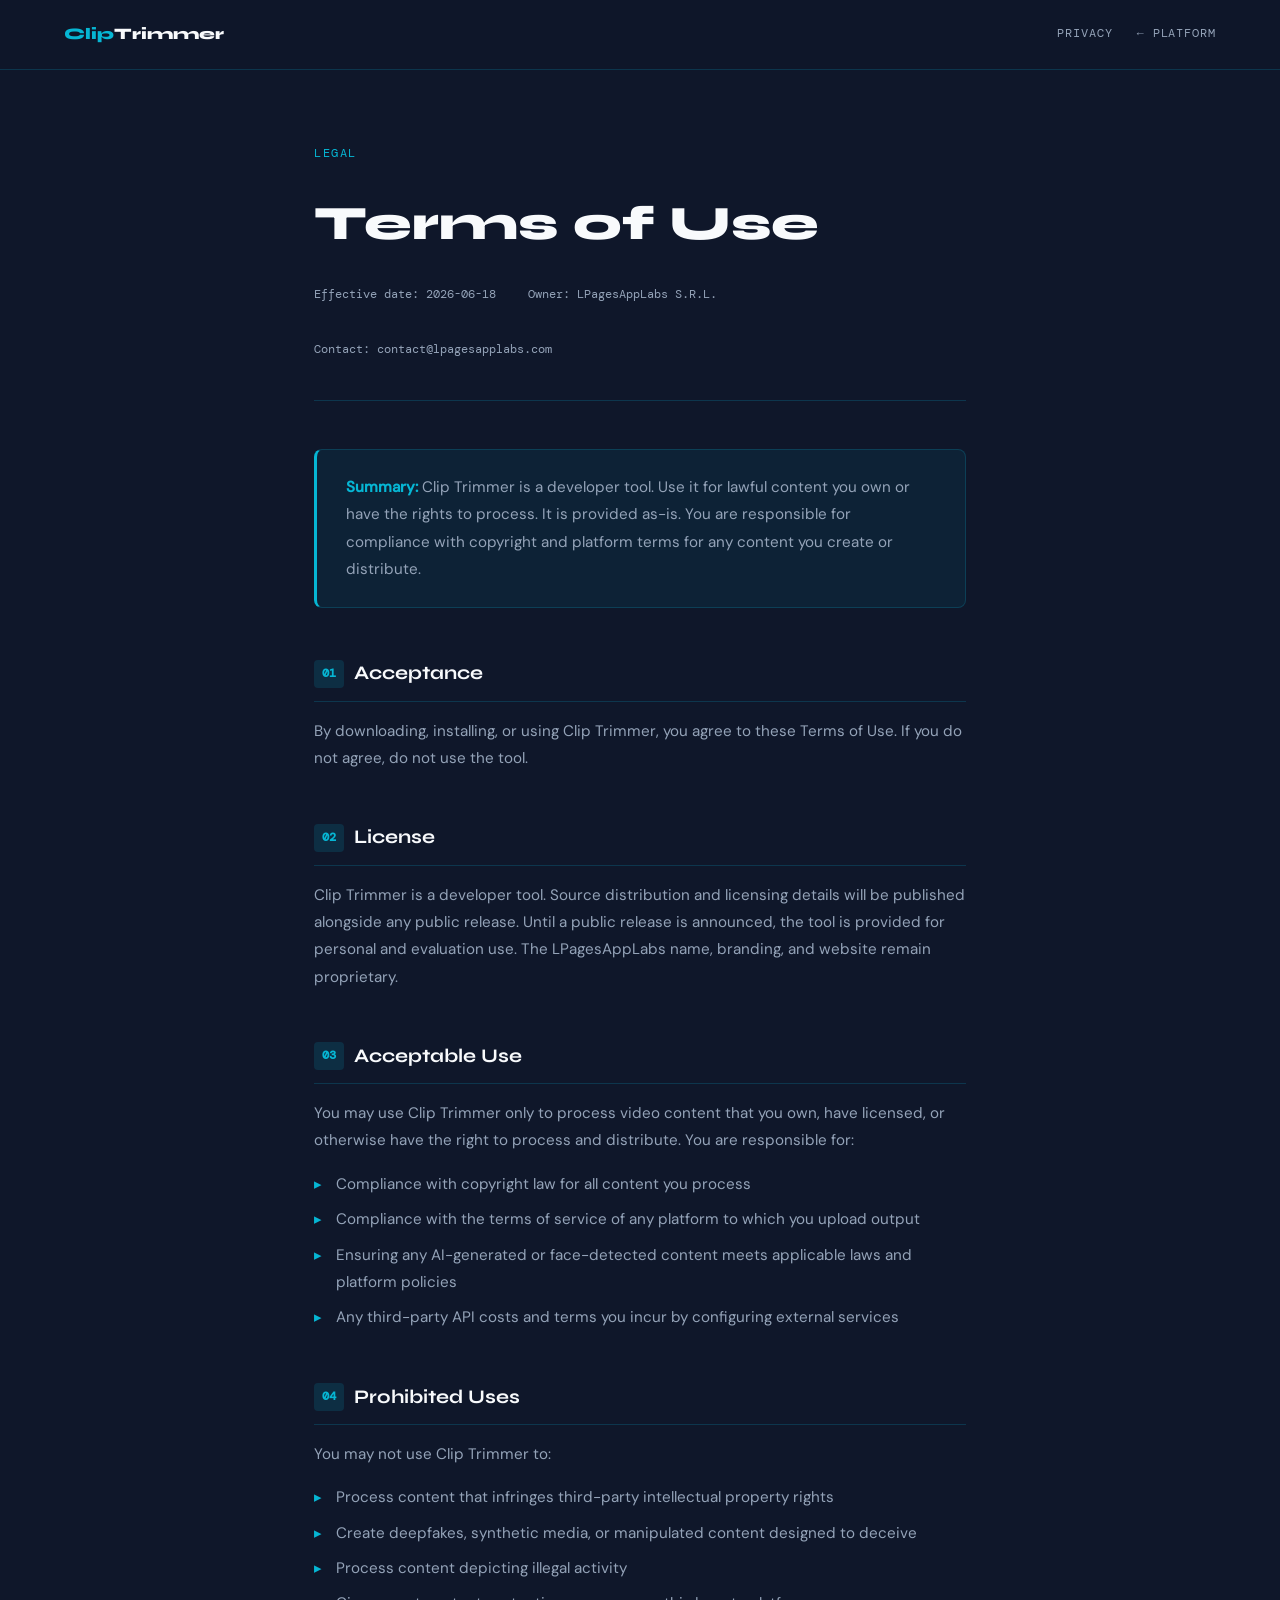
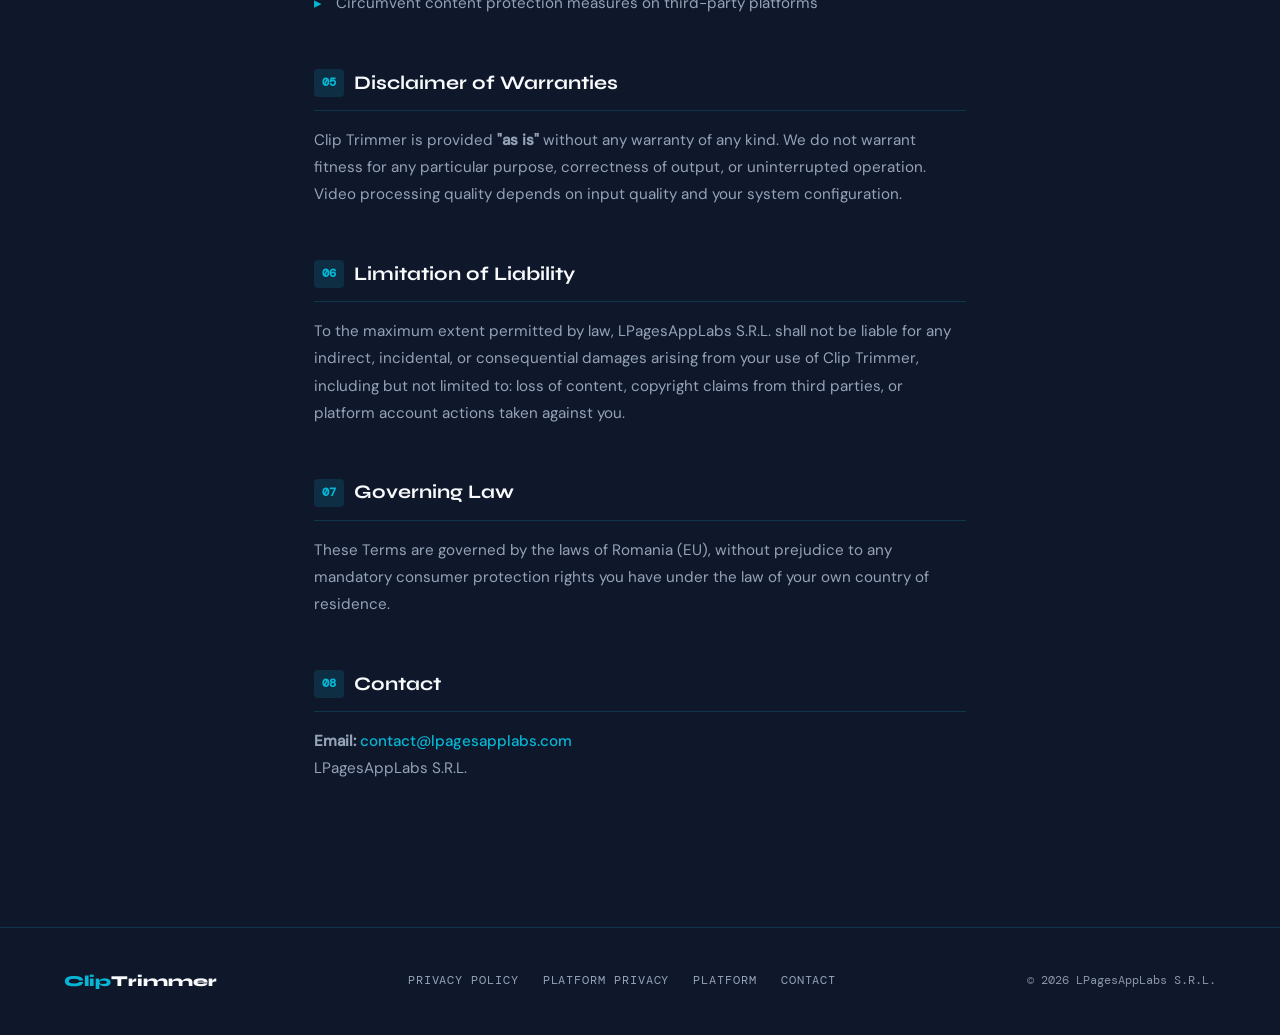
<file: public/terms.html>
<!DOCTYPE html>
<!-- LPagesAppLabs Platform v1.0 · Clip Trimmer · contact@lpagesapplabs.com -->
<html lang="en">
<head>
  <meta charset="UTF-8" />
  <meta name="viewport" content="width=device-width, initial-scale=1.0"/>
  <meta name="color-scheme" content="dark">
  <title>Terms of Use — Clip Trimmer</title>
  <meta name="description" content="Terms of Use for Clip Trimmer CLI by LPagesAppLabs.">
  <link rel="canonical" href="https://clip-trimmer.lpagesapplabs.com/terms.html" />
  <link rel="icon" href="/logo.svg" type="image/svg+xml">
  <script src="main.js"></script>
  <link rel="stylesheet" href="fonts.css">
  <link rel="preload" href="fonts/syne-latin-800-normal.woff2" as="font" type="font/woff2" crossorigin>
  <link rel="preload" href="fonts/dm-sans-latin-400-normal.woff2" as="font" type="font/woff2" crossorigin>
  <link rel="stylesheet" href="terms.css">
  <meta property="og:title" content="Terms of Use — Clip Trimmer" />
  <meta property="og:description" content="Terms of Use for Clip Trimmer CLI by LPagesAppLabs." />
  <meta property="og:url" content="https://clip-trimmer.lpagesapplabs.com/terms.html" />
  <meta property="og:type" content="website" />
  <meta property="og:image" content="https://lpagesapplabs.com/og-image.png" />
  <meta property="og:image:width" content="1200" />
  <meta property="og:image:height" content="630" />
  <meta name="twitter:card" content="summary_large_image" />
  <meta name="twitter:title" content="Terms of Use — Clip Trimmer" />
  <meta name="twitter:description" content="Terms of Use for Clip Trimmer CLI by LPagesAppLabs." />
  <meta name="twitter:image" content="https://lpagesapplabs.com/og-image.png" />
</head>
<body>
<a class="skip-link" href="#main-content">Skip to main content</a>

<nav>
  <a href="https://clip-trimmer.lpagesapplabs.com/" class="nav-logo"><span>Clip</span>Trimmer</a>
  <div class="nav-links">
    <a href="privacy.html">Privacy</a>
    <a href="https://lpagesapplabs.com" rel="noopener noreferrer">← Platform</a>
  </div>
</nav>

<main class="wrap" id="main-content">
  <span class="page-label">Legal</span>
  <h1>Terms of Use</h1>
  <div class="meta">
    <span>Effective date: 2026-06-18</span>
    <span>Owner: LPagesAppLabs S.R.L.</span>
    <span>Contact: contact@lpagesapplabs.com</span>
  </div>

  <div class="intro">
    <p><strong>Summary:</strong> Clip Trimmer is a developer tool. Use it for lawful content you own or have the rights to process. It is provided as-is. You are responsible for compliance with copyright and platform terms for any content you create or distribute.</p>
  </div>

  <div class="section">
    <h2><span class="num">01</span> Acceptance</h2>
    <p>By downloading, installing, or using Clip Trimmer, you agree to these Terms of Use. If you do not agree, do not use the tool.</p>
  </div>

  <div class="section">
    <h2><span class="num">02</span> License</h2>
    <p>Clip Trimmer is a developer tool. Source distribution and licensing details will be published alongside any public release. Until a public release is announced, the tool is provided for personal and evaluation use. The LPagesAppLabs name, branding, and website remain proprietary.</p>
  </div>

  <div class="section">
    <h2><span class="num">03</span> Acceptable Use</h2>
    <p>You may use Clip Trimmer only to process video content that you own, have licensed, or otherwise have the right to process and distribute. You are responsible for:</p>
    <ul>
      <li>Compliance with copyright law for all content you process</li>
      <li>Compliance with the terms of service of any platform to which you upload output</li>
      <li>Ensuring any AI-generated or face-detected content meets applicable laws and platform policies</li>
      <li>Any third-party API costs and terms you incur by configuring external services</li>
    </ul>
  </div>

  <div class="section">
    <h2><span class="num">04</span> Prohibited Uses</h2>
    <p>You may not use Clip Trimmer to:</p>
    <ul>
      <li>Process content that infringes third-party intellectual property rights</li>
      <li>Create deepfakes, synthetic media, or manipulated content designed to deceive</li>
      <li>Process content depicting illegal activity</li>
      <li>Circumvent content protection measures on third-party platforms</li>
    </ul>
  </div>

  <div class="section">
    <h2><span class="num">05</span> Disclaimer of Warranties</h2>
    <p>Clip Trimmer is provided <strong>"as is"</strong> without any warranty of any kind. We do not warrant fitness for any particular purpose, correctness of output, or uninterrupted operation. Video processing quality depends on input quality and your system configuration.</p>
  </div>

  <div class="section">
    <h2><span class="num">06</span> Limitation of Liability</h2>
    <p>To the maximum extent permitted by law, LPagesAppLabs S.R.L. shall not be liable for any indirect, incidental, or consequential damages arising from your use of Clip Trimmer, including but not limited to: loss of content, copyright claims from third parties, or platform account actions taken against you.</p>
  </div>

  <div class="section">
    <h2><span class="num">07</span> Governing Law</h2>
    <p>These Terms are governed by the laws of Romania (EU), without prejudice to any mandatory consumer protection rights you have under the law of your own country of residence.</p>
  </div>

  <div class="section">
    <h2><span class="num">08</span> Contact</h2>
    <p><strong>Email:</strong> <span class="highlight">contact@lpagesapplabs.com</span><br>LPagesAppLabs S.R.L.</p>
  </div>
</main>

<footer>
  <a href="https://clip-trimmer.lpagesapplabs.com" class="legal-brand-link">
    <span class="ft-accent">Clip</span>Trimmer
  </a>
  <div class="footer-links">
    <a href="privacy.html">Privacy Policy</a>
    <a href="https://lpagesapplabs.com/privacy.html">Platform Privacy</a>
    <a href="https://lpagesapplabs.com" rel="noopener noreferrer">Platform</a>
    <a href="mailto:contact@lpagesapplabs.com">Contact</a>
  </div>
  <div class="footer-copy">© 2026 LPagesAppLabs S.R.L.</div>
</footer>

</body>
</html>
</file>
<file: public/fonts.css>
/* Self-hosted webfonts. Previously loaded from fonts.bunny.net, which sat in both
   style-src and font-src on all nine origins with no SRI possible, because the
   CSS URL is generated. Serving them from our own origin removes the last
   third-party origin on the platform and lets the CSP drop to 'self'.
   Greek subsets omitted; latin and latin-ext cover English and Romanian. */

/* latin */
@font-face {
  font-family: 'Syne';
  font-style: normal;
  font-weight: 400;
  font-stretch: 100%;
  font-display: swap;
  src: url(fonts/syne-latin-400-normal.woff2) format('woff2'); 
  unicode-range: U+0000-00FF,U+0131,U+0152-0153,U+02BB-02BC,U+02C6,U+02DA,U+02DC,U+0304,U+0308,U+0329,U+2000-206F,U+20AC,U+2122,U+2191,U+2193,U+2212,U+2215,U+FEFF,U+FFFD;
}

/* latin-ext */
/* latin */
@font-face {
  font-family: 'Syne';
  font-style: normal;
  font-weight: 600;
  font-stretch: 100%;
  font-display: swap;
  src: url(fonts/syne-latin-600-normal.woff2) format('woff2'); 
  unicode-range: U+0000-00FF,U+0131,U+0152-0153,U+02BB-02BC,U+02C6,U+02DA,U+02DC,U+0304,U+0308,U+0329,U+2000-206F,U+20AC,U+2122,U+2191,U+2193,U+2212,U+2215,U+FEFF,U+FFFD;
}

/* latin-ext */
/* latin */
@font-face {
  font-family: 'Syne';
  font-style: normal;
  font-weight: 700;
  font-stretch: 100%;
  font-display: swap;
  src: url(fonts/syne-latin-700-normal.woff2) format('woff2'); 
  unicode-range: U+0000-00FF,U+0131,U+0152-0153,U+02BB-02BC,U+02C6,U+02DA,U+02DC,U+0304,U+0308,U+0329,U+2000-206F,U+20AC,U+2122,U+2191,U+2193,U+2212,U+2215,U+FEFF,U+FFFD;
}

/* latin-ext */
/* latin */
@font-face {
  font-family: 'Syne';
  font-style: normal;
  font-weight: 800;
  font-stretch: 100%;
  font-display: swap;
  src: url(fonts/syne-latin-800-normal.woff2) format('woff2'); 
  unicode-range: U+0000-00FF,U+0131,U+0152-0153,U+02BB-02BC,U+02C6,U+02DA,U+02DC,U+0304,U+0308,U+0329,U+2000-206F,U+20AC,U+2122,U+2191,U+2193,U+2212,U+2215,U+FEFF,U+FFFD;
}

/* latin-ext */
/* latin */
@font-face {
  font-family: 'DM Mono';
  font-style: normal;
  font-weight: 300;
  font-display: swap;
  src: url(fonts/dm-mono-latin-300-normal.woff2) format('woff2'); 
  unicode-range: U+0000-00FF,U+0131,U+0152-0153,U+02BB-02BC,U+02C6,U+02DA,U+02DC,U+0304,U+0308,U+0329,U+2000-206F,U+20AC,U+2122,U+2191,U+2193,U+2212,U+2215,U+FEFF,U+FFFD;
}

/* latin-ext */
@font-face {
  font-family: 'DM Mono';
  font-style: normal;
  font-weight: 300;
  font-display: swap;
  src: url(fonts/dm-mono-latin-ext-300-normal.woff2) format('woff2'); 
  unicode-range: U+0100-02BA,U+02BD-02C5,U+02C7-02CC,U+02CE-02D7,U+02DD-02FF,U+0304,U+0308,U+0329,U+1D00-1DBF,U+1E00-1E9F,U+1EF2-1EFF,U+2020,U+20A0-20AB,U+20AD-20C0,U+2113,U+2C60-2C7F,U+A720-A7FF;
}

/* latin */
@font-face {
  font-family: 'DM Mono';
  font-style: normal;
  font-weight: 400;
  font-display: swap;
  src: url(fonts/dm-mono-latin-400-normal.woff2) format('woff2'); 
  unicode-range: U+0000-00FF,U+0131,U+0152-0153,U+02BB-02BC,U+02C6,U+02DA,U+02DC,U+0304,U+0308,U+0329,U+2000-206F,U+20AC,U+2122,U+2191,U+2193,U+2212,U+2215,U+FEFF,U+FFFD;
}

/* latin-ext */
@font-face {
  font-family: 'DM Mono';
  font-style: normal;
  font-weight: 400;
  font-display: swap;
  src: url(fonts/dm-mono-latin-ext-400-normal.woff2) format('woff2'); 
  unicode-range: U+0100-02BA,U+02BD-02C5,U+02C7-02CC,U+02CE-02D7,U+02DD-02FF,U+0304,U+0308,U+0329,U+1D00-1DBF,U+1E00-1E9F,U+1EF2-1EFF,U+2020,U+20A0-20AB,U+20AD-20C0,U+2113,U+2C60-2C7F,U+A720-A7FF;
}

/* latin */
@font-face {
  font-family: 'DM Mono';
  font-style: normal;
  font-weight: 500;
  font-display: swap;
  src: url(fonts/dm-mono-latin-500-normal.woff2) format('woff2'); 
  unicode-range: U+0000-00FF,U+0131,U+0152-0153,U+02BB-02BC,U+02C6,U+02DA,U+02DC,U+0304,U+0308,U+0329,U+2000-206F,U+20AC,U+2122,U+2191,U+2193,U+2212,U+2215,U+FEFF,U+FFFD;
}

/* latin-ext */
@font-face {
  font-family: 'DM Mono';
  font-style: normal;
  font-weight: 500;
  font-display: swap;
  src: url(fonts/dm-mono-latin-ext-500-normal.woff2) format('woff2'); 
  unicode-range: U+0100-02BA,U+02BD-02C5,U+02C7-02CC,U+02CE-02D7,U+02DD-02FF,U+0304,U+0308,U+0329,U+1D00-1DBF,U+1E00-1E9F,U+1EF2-1EFF,U+2020,U+20A0-20AB,U+20AD-20C0,U+2113,U+2C60-2C7F,U+A720-A7FF;
}

/* latin */
@font-face {
  font-family: 'DM Sans';
  font-style: normal;
  font-weight: 300;
  font-stretch: 100%;
  font-display: swap;
  src: url(fonts/dm-sans-latin-300-normal.woff2) format('woff2'); 
  unicode-range: U+0000-00FF,U+0131,U+0152-0153,U+02BB-02BC,U+02C6,U+02DA,U+02DC,U+0304,U+0308,U+0329,U+2000-206F,U+20AC,U+2122,U+2191,U+2193,U+2212,U+2215,U+FEFF,U+FFFD;
}

/* latin-ext */
@font-face {
  font-family: 'DM Sans';
  font-style: normal;
  font-weight: 300;
  font-stretch: 100%;
  font-display: swap;
  src: url(fonts/dm-sans-latin-ext-300-normal.woff2) format('woff2'); 
  unicode-range: U+0100-02BA,U+02BD-02C5,U+02C7-02CC,U+02CE-02D7,U+02DD-02FF,U+0304,U+0308,U+0329,U+1D00-1DBF,U+1E00-1E9F,U+1EF2-1EFF,U+2020,U+20A0-20AB,U+20AD-20C0,U+2113,U+2C60-2C7F,U+A720-A7FF;
}

/* latin */
@font-face {
  font-family: 'DM Sans';
  font-style: normal;
  font-weight: 400;
  font-stretch: 100%;
  font-display: swap;
  src: url(fonts/dm-sans-latin-400-normal.woff2) format('woff2'); 
  unicode-range: U+0000-00FF,U+0131,U+0152-0153,U+02BB-02BC,U+02C6,U+02DA,U+02DC,U+0304,U+0308,U+0329,U+2000-206F,U+20AC,U+2122,U+2191,U+2193,U+2212,U+2215,U+FEFF,U+FFFD;
}

/* latin-ext */
@font-face {
  font-family: 'DM Sans';
  font-style: normal;
  font-weight: 400;
  font-stretch: 100%;
  font-display: swap;
  src: url(fonts/dm-sans-latin-ext-400-normal.woff2) format('woff2'); 
  unicode-range: U+0100-02BA,U+02BD-02C5,U+02C7-02CC,U+02CE-02D7,U+02DD-02FF,U+0304,U+0308,U+0329,U+1D00-1DBF,U+1E00-1E9F,U+1EF2-1EFF,U+2020,U+20A0-20AB,U+20AD-20C0,U+2113,U+2C60-2C7F,U+A720-A7FF;
}

/* latin */
@font-face {
  font-family: 'DM Sans';
  font-style: normal;
  font-weight: 500;
  font-stretch: 100%;
  font-display: swap;
  src: url(fonts/dm-sans-latin-500-normal.woff2) format('woff2'); 
  unicode-range: U+0000-00FF,U+0131,U+0152-0153,U+02BB-02BC,U+02C6,U+02DA,U+02DC,U+0304,U+0308,U+0329,U+2000-206F,U+20AC,U+2122,U+2191,U+2193,U+2212,U+2215,U+FEFF,U+FFFD;
}

/* latin-ext */
@font-face {
  font-family: 'DM Sans';
  font-style: normal;
  font-weight: 500;
  font-stretch: 100%;
  font-display: swap;
  src: url(fonts/dm-sans-latin-ext-500-normal.woff2) format('woff2'); 
  unicode-range: U+0100-02BA,U+02BD-02C5,U+02C7-02CC,U+02CE-02D7,U+02DD-02FF,U+0304,U+0308,U+0329,U+1D00-1DBF,U+1E00-1E9F,U+1EF2-1EFF,U+2020,U+20A0-20AB,U+20AD-20C0,U+2113,U+2C60-2C7F,U+A720-A7FF;
}
</file>
<file: public/styles.css>
*, *::before, *::after { box-sizing: border-box; margin: 0; padding: 0; }
    :root {
      --bg: #0F172A; --bg2: #111827;
      --surface: #1E293B; --surface2: #162032;
      --cyan: #06B6D4; --cyan-dim: #0891B2;
      --cyan-glow: rgba(6,182,212,0.15);
      --cyan-glow2: rgba(6,182,212,0.07);
      --accent2: #22D3EE;
      --emerald: #10B981;
      /* Added for the posture panel. The -aNN / -glow2 tints are their base colour
         at 0.07, so changing a base without its tint leaves a row on the old hue.
         Values are the apex platform's, so the panel is one design across all
         nine origins rather than nine variants of one idea. */
      --emerald-glow2: rgba(16,185,129,0.07);
      --danger: #F87171;
      --danger-a07: rgba(248,113,113,0.07);
      --white: #F8FAFC; --muted: #94A3B8; --muted-dim: #8A97A8;
      --border: rgba(6,182,212,0.18);
    }
    html { scroll-behavior: smooth; }
    body { background: var(--bg); color: var(--white); font-family: 'DM Sans', sans-serif; font-size: 16px; line-height: 1.7; overflow-x: hidden; }
    body::before { content:''; position:fixed; inset:0; background-image:url("data:image/svg+xml,%3Csvg viewBox='0 0 256 256' xmlns='http://www.w3.org/2000/svg'%3E%3Cfilter id='noise'%3E%3CfeTurbulence type='fractalNoise' baseFrequency='0.9' numOctaves='4' stitchTiles='stitch'/%3E%3C/filter%3E%3Crect width='100%25' height='100%25' filter='url(%23noise)' opacity='0.04'/%3E%3C/svg%3E"); pointer-events:none; z-index:0; opacity:0.4; }
    section { position: relative; z-index: 1; }

    nav { position:fixed; top:0; left:0; right:0; z-index:100; display:flex; justify-content:space-between; align-items:center; padding:1.25rem 5%; background:rgba(15,23,42,0.88); backdrop-filter:blur(18px); border-bottom:1px solid var(--border); }
    .nav-logo { font-family:'Syne',sans-serif; font-weight:800; font-size:1rem; letter-spacing:0.03em; color:var(--white); display:flex; align-items:center; gap:0.5rem; text-decoration:none; }
    .nav-logo span { color:var(--cyan); }
    .nav-right { display:flex; align-items:center; gap:2rem; }
    .nav-links { display:flex; gap:2rem; }
    .nav-links a { font-family:'DM Mono',monospace; font-size:0.75rem; color:var(--muted); text-decoration:none; letter-spacing:0.08em; text-transform:uppercase; transition:color 0.2s; }
    .nav-links a:hover { color:var(--cyan); }
    .nav-platform { font-family:'DM Mono',monospace; font-size:0.72rem; color:var(--muted); text-decoration:none; letter-spacing:0.08em; text-transform:uppercase; border:1px solid var(--border); padding:0.35rem 0.8rem; border-radius:6px; transition:all 0.2s; }
    .nav-platform:hover { color:var(--accent2); border-color:rgba(34,211,238,0.3); }
    /* 22px of bars in a 44x44 hit box. padding grows the button to 44x44 while
       the negative margin gives back exactly what the padding added, so the
       footprint in the flex row stays the 30x24 it has always been and the bar
       height does not move — the logo is text at ~26-30px on seven of nine
       sites, so a real 44px button would have grown every one of those bars.
       z-index keeps the hit area above the neighbouring link where the two
       overlap by 7px; the neighbour is ~77px wide and loses only its edge.
       appearance/background/border are the UA reset — without them a <button>
       renders Chrome's grey buttonface on a dark navbar, which is what the
       root site was shipping on 2026-09-03. The other eight already reset it. */
    .nav-hamburger { display:none; flex-direction:column; gap:5px; cursor:pointer; background: none; border: 0; appearance: none; -webkit-appearance: none; color: inherit; position: relative; z-index: 1; padding: 14px 11px; margin: -10px -7px; }
    .nav-hamburger span { display:block; width:22px; height:2px; background:var(--muted); border-radius:2px; }
    /* top:100% is measured off <nav> itself, so it cannot disagree with the bar.
       The six sites that positioned this menu each hardcoded a top of 58-62px
       against bars computing to 62-71px, so every one tucked the menu's first few
       pixels behind a blurred bar. There is no number here to go stale.
       Requires #navMobile to be a CHILD of nav — see index.html.
       No z-index here, deliberately. nav is position:fixed with z-index:100, so IT
       establishes the stacking context this menu lives in and lifts the whole bar
       above page content. Inside that context the menu is absolute at top:100% --
       strictly below the bar -- so it overlaps no sibling and has nothing to order
       against. Six of nine sites carried z-index:99 here until 2026-09-04; it was
       inert on all six, left over from when this menu was a sibling of nav rather
       than its child. Do not re-add it: if the menu ever DOES need to stack, the
       thing to change is nav's 100, not a number on the child. */
    .nav-mobile { display:none; flex-direction:column; background:rgba(15,23,42,0.97); border-top:1px solid var(--border); padding:1rem 5%; position: absolute; top: 100%; left: 0; right: 0; }
    .nav-mobile a { font-family:'DM Mono',monospace; font-size:0.85rem; color:var(--muted); text-decoration:none; letter-spacing:0.08em; text-transform:uppercase; padding:0.75rem 0; border-bottom:1px solid rgba(255,255,255,0.04); transition:color 0.2s; }
    .nav-mobile a:last-child { border-bottom:none; }
    .nav-mobile a:hover { color:var(--cyan); }
    .nav-mobile.open { display:flex; }

    #hero { min-height:100vh; display:flex; flex-direction:column; align-items:center; justify-content:center; text-align:center; padding:10rem 5% 6rem; overflow:hidden; }
    .hero-glow { position:absolute; width:700px; height:700px; border-radius:50%; background:radial-gradient(circle, rgba(6,182,212,0.1) 0%, transparent 70%); top:50%; left:50%; transform:translate(-50%,-50%); pointer-events:none; animation:pulse-glow 6s ease-in-out infinite; }
    @keyframes pulse-glow { 0%,100%{opacity:0.7;transform:translate(-50%,-50%) scale(1)} 50%{opacity:1;transform:translate(-50%,-50%) scale(1.08)} }
    .hero-badge { display:inline-flex; align-items:center; gap:0.5rem; font-family:'DM Mono',monospace; font-size:0.72rem; letter-spacing:0.12em; text-transform:uppercase; color:var(--cyan); background:var(--cyan-glow2); border:1px solid var(--border); padding:0.4rem 1rem; border-radius:999px; margin-bottom:2rem; animation:fadeUp 0.6s ease both; }
    .badge-dot { width:6px; height:6px; border-radius:50%; background:var(--cyan); animation:blink 2s ease infinite; }
    @keyframes blink { 0%,100%{opacity:1} 50%{opacity:0.3} }
    h1 { font-family:'Syne',sans-serif; font-weight:800; font-size:clamp(2rem,5vw,4rem); line-height:1.15; letter-spacing:-0.02em; margin-bottom:1.5rem; animation:fadeUp 0.7s 0.1s ease both; }
    h1 .accent { color:var(--cyan); }
    .hero-sub { font-size:clamp(1rem,2vw,1.15rem); color:var(--muted); max-width:520px; margin:0 auto 2.8rem; font-weight:300; animation:fadeUp 0.7s 0.2s ease both; }
    .btn-group { display:flex; gap:1rem; flex-wrap:wrap; justify-content:center; animation:fadeUp 0.7s 0.3s ease both; }
    .btn { display:inline-flex; align-items:center; gap:0.6rem; padding:0.85rem 1.8rem; border-radius:8px; font-family:'DM Sans',sans-serif; font-size:0.95rem; font-weight:500; text-decoration:none; cursor:pointer; transition:all 0.2s; }
    .btn-primary { background:var(--cyan); color:#0F172A; border:none; font-weight:700; }
    .btn-primary:hover { background:var(--cyan-dim); transform:translateY(-2px); box-shadow:0 8px 30px rgba(6,182,212,0.4); }
    .btn-secondary { background:transparent; color:var(--white); border:1px solid rgba(255,255,255,0.15); }
    .btn-secondary:hover { border-color:var(--cyan); color:var(--cyan); transform:translateY(-2px); }

    /* TERMINAL MOCK */
    .terminal-wrap { animation:fadeUp 0.7s 0.4s ease both; margin-top:3rem; width:100%; max-width:580px; }
    .terminal { background:#0d1117; border:1px solid rgba(6,182,212,0.25); border-radius:12px; overflow:hidden; text-align:left; }
    .terminal-bar { background:#161b22; padding:0.7rem 1rem; display:flex; align-items:center; gap:0.6rem; border-bottom:1px solid rgba(255,255,255,0.06); }
    .t-dot { width:10px; height:10px; border-radius:50%; }
    .t-dot.r { background:#FF5F57; } .t-dot.y { background:#FEBC2E; } .t-dot.g { background:#28C840; }
    .terminal-body { padding:1.2rem 1.4rem; font-family:'DM Mono',monospace; font-size:0.8rem; line-height:1.9; }
    .t-prompt { color:#64748b; }
    .t-cmd { color:#e2e8f0; }
    .t-out { color:var(--muted); }
    .t-ok { color:var(--emerald); }
    .t-cyan { color:var(--cyan); }

    .hero-stat-bar { display:flex; gap:2.5rem; flex-wrap:wrap; justify-content:center; margin-top:4rem; padding-top:3rem; border-top:1px solid var(--border); animation:fadeUp 0.7s 0.55s ease both; }
    .stat { text-align:center; }
    .stat-num { font-family:'Syne',sans-serif; font-size:1.6rem; font-weight:700; color:var(--cyan); }
    .stat-label { font-size:0.75rem; color:var(--muted); font-family:'DM Mono',monospace; text-transform:uppercase; letter-spacing:0.08em; }
    @keyframes fadeUp { from{opacity:0;transform:translateY(24px)} to{opacity:1;transform:translateY(0)} }

    .section-label { font-family:'DM Mono',monospace; font-size:0.72rem; letter-spacing:0.14em; text-transform:uppercase; color:var(--cyan); margin-bottom:1rem; }
    .section-title { font-family:'Syne',sans-serif; font-size:clamp(1.8rem,4vw,2.8rem); font-weight:700; line-height:1.2; margin-bottom:1rem; }

    /* PIPELINE */
    #pipeline { padding:7rem 5%; background:var(--surface2); border-top:1px solid var(--border); }
    .pipeline-inner { max-width:1100px; margin:0 auto; }
    .pipeline-header { margin-bottom:3rem; }
    .pipeline-header p { color:var(--muted); font-size:1rem; margin-top:0.5rem; max-width:480px; }
    .steps-grid { display:grid; grid-template-columns:repeat(auto-fit,minmax(200px,1fr)); gap:1rem; }
    .step-card { background:var(--surface); border:1px solid var(--border); border-radius:12px; padding:1.6rem; transition:all 0.2s; }
    .step-card:hover { border-color:rgba(6,182,212,0.4); transform:translateY(-3px); }
    .step-n { font-family:'DM Mono',monospace; font-size:0.65rem; letter-spacing:0.12em; color:var(--cyan); margin-bottom:0.8rem; }
    .step-icon { margin-bottom:0.7rem; display: flex; }
    .step-title { font-family:'Syne',sans-serif; font-size:0.95rem; font-weight:700; margin-bottom:0.4rem; }
    .step-desc { font-size:0.82rem; color:var(--muted); line-height:1.6; }

    /* FEATURES */
    #features { padding:7rem 5%; max-width:1100px; margin:0 auto; }
    .features-header { text-align:center; margin-bottom:3.5rem; }
    .feat-grid { display:grid; grid-template-columns:repeat(auto-fit,minmax(260px,1fr)); gap:1.25rem; }
    .feat-card { background:var(--surface); border:1px solid var(--border); border-radius:12px; padding:1.8rem; transition:all 0.25s; }
    .feat-card:hover { transform:translateY(-3px); border-color:rgba(6,182,212,0.4); }
    .feat-icon { margin-bottom:0.9rem; display: flex; }
    .feat-title { font-family:'Syne',sans-serif; font-size:0.95rem; font-weight:700; margin-bottom:0.4rem; }
    .feat-desc { font-size:0.85rem; color:var(--muted); line-height:1.65; }

    /* TECH STACK */
    #tech { padding:6rem 5%; background:var(--surface2); border-top:1px solid var(--border); }
    .tech-inner { max-width:900px; margin:0 auto; }
    .tech-header { text-align:center; margin-bottom:3rem; }
    .stack-grid { display:grid; grid-template-columns:repeat(auto-fit,minmax(180px,1fr)); gap:0.8rem; }
    .stack-item { background:var(--surface); border:1px solid var(--border); border-radius:10px; padding:1rem 1.2rem; display:flex; align-items:center; gap:0.8rem; transition:all 0.2s; }
    .stack-item:hover { border-color:rgba(6,182,212,0.35); }
    .stack-icon { flex-shrink:0; display: flex; align-items: center; }
    .stack-name { font-family:'DM Mono',monospace; font-size:0.8rem; color:var(--cyan); font-weight:500; }
    .stack-role { font-size:0.73rem; color:var(--muted); }

    /* STATUS */
    #status { padding:6rem 5%; }
    .status-inner { max-width:800px; margin:0 auto; text-align:center; }
    .status-bar { display:flex; flex-direction:column; gap:1rem; margin-top:2.5rem; }
    .status-row { background:var(--surface); border:1px solid var(--border); border-radius:10px; padding:1rem 1.4rem; display:flex; align-items:center; gap:1rem; }
    .s-label { font-family:'DM Mono',monospace; font-size:0.8rem; color:var(--muted); flex:1; text-align:left; }
    .s-badge { font-family:'DM Mono',monospace; font-size:0.7rem; padding:0.2rem 0.6rem; border-radius:4px; white-space:nowrap; }
    .s-done { background:rgba(16,185,129,0.12); border:1px solid rgba(16,185,129,0.25); color:var(--emerald); }
    /* Amber #F59E0B measures 6.81:1 on --surface — an outstanding item must be as
       legible as a completed one, or the status list only tells half the truth. */
    .s-wip { background:rgba(245,158,11,0.12); border:1px solid rgba(245,158,11,0.28); color:#F59E0B; }
    .s-pending { background:rgba(6,182,212,0.1); border:1px solid rgba(6,182,212,0.2); color:var(--cyan); }

    #contact { padding:6rem 5%; background:var(--surface2); border-top:1px solid var(--border); text-align:center; }
    .contact-box { max-width:480px; margin:2rem auto 0; background:var(--surface); border:1px solid var(--border); border-radius:12px; padding:2.5rem; }
    .contact-box p { color:var(--muted); font-size:0.95rem; margin-bottom:1.4rem; }
    .contact-email { display:inline-block; font-family:'DM Mono',monospace; font-size:0.95rem; color:var(--cyan); text-decoration:none; padding:0.5rem 1rem; border:1px solid var(--border); border-radius:6px; transition:border-color 0.2s; overflow-wrap: anywhere; }
    .contact-email:hover { border-color:var(--cyan); }

    footer { padding:2.5rem 5%; border-top:1px solid var(--border); display:flex; justify-content:space-between; align-items:center; flex-wrap:wrap; gap:1rem; position:relative; z-index:1; }
    .footer-logo { font-family:'Syne',sans-serif; font-weight:800; font-size:0.95rem; text-decoration:none; color:var(--white); }
    .footer-logo span { color:var(--cyan); }
    .footer-links { display:flex; gap:1.8rem; flex-wrap:wrap; }
    .footer-links a { font-family:'DM Mono',monospace; font-size:0.72rem; letter-spacing:0.08em; text-transform:uppercase; color:var(--muted); text-decoration:none; transition:color 0.2s; }
    .footer-links a:hover { color:var(--cyan); }
    .footer-copy { font-family:'DM Mono',monospace; font-size:0.72rem; color:var(--muted-dim); }

    .js .reveal { opacity:0; transform:translateY(20px); transition:opacity 0.7s ease, transform 0.7s ease; }
    .js .reveal.visible { opacity:1; transform:none; }

    @media(max-width:768px){
      .nav-links{display:none} .nav-hamburger{display:flex} .nav-right{gap:1rem}
      #hero{padding:7rem 5% 4rem} h1{font-size:clamp(1.9rem,8vw,2.8rem)}
      .hero-stat-bar{gap:1.5rem;margin-top:2.5rem;padding-top:2rem} .stat-num{font-size:1.3rem}
      footer{flex-direction:column;text-align:center;align-items:center} .footer-links{justify-content:center;gap:1rem}
    }

    @media (prefers-reduced-motion: reduce) {
      *, *::before, *::after { animation-duration: 0.01ms !important; animation-iteration-count: 1 !important; transition-duration: 0.01ms !important; }
      html { scroll-behavior: auto; }
      .js .reveal { opacity: 1; transform: none; }
    }
    .note-dim { color: var(--muted); margin-top: 0.5rem; }
    .s-roadmap { background: rgba(255,255,255,.04); border: 1px solid rgba(255,255,255,.08); color: var(--muted); }
    .footer-links .footer-platform { color: var(--cyan); }
  
/* Skip-to-content — WCAG 2.4.1 Level A */
.skip-link {
  position: absolute;
  top: -48px;
  left: 1rem;
  background: #10B981;
  color: #0F172A;
  padding: 0.5rem 1.1rem;
  border-radius: 0 0 6px 6px;
  z-index: 9999;
  font-size: 0.85rem;
  font-weight: 600;
  text-decoration: none;
  transition: top 0.15s ease;
}
.skip-link:focus { top: 0; outline: 2px solid #0F172A; outline-offset: 2px; }

/* Focus is a designed state, not a browser default. Nothing on this platform
   defined one except .skip-link, and five inputs actively removed the ring and
   signalled focus with a 1px border tint only — a colour-only indicator, which
   fails WCAG 1.4.1 and 2.4.7. White on these surfaces measures >13:1.
   :focus-visible, so pointer users never see a ring they did not ask for. */
:focus-visible {
  outline: 2px solid #F8FAFC;
  outline-offset: 2px;
  border-radius: 4px;
}
a:focus-visible, button:focus-visible, input:focus-visible,
[tabindex]:focus-visible, .btn:focus-visible {
  outline: 2px solid #F8FAFC;
  outline-offset: 2px;
}

/* Card titles are h3 so screen readers and search engines can navigate by
   heading; :where() keeps specificity at 0 so the existing class rules,
   which were written for divs, continue to control every visual property. */
:where(h3.work-name, h3.feature-title, h3.step-title, h3.svc-title, h3.prod-name, h3.post-title, h3.concept-title, h3.why-title, h3.card-title, h3.tier-name) {
  margin: 0; font-size: inherit; font-weight: inherit; line-height: inherit;
}
:where(h3.vis-title, h3.m-name, h3.goal-title, h3.lt-title, h3.how-title, h3.tier-head) {
  margin: 0; font-size: inherit; font-weight: inherit; line-height: inherit;
}

/* WCAG 2.5.8 — standalone nav and footer links computed ~20px tall against a
   24px minimum. min-height with inline-flex raises the hit area without adding
   padding that would shift the existing horizontal rhythm. */
.nav-links a, .footer-links a, .nav-mobile a, .nav-right a {
  display: inline-flex; align-items: center; min-height: 24px;
}

/* 404 page. No inline style attributes anywhere — style-src is 'self' with no
   unsafe-inline, so an inline style would simply not apply and the page would
   render bare. The strict CSP is only real because nothing depends on inline. */
.nf-wrap {
  min-height: 70vh; display: flex; flex-direction: column;
  align-items: center; justify-content: center; text-align: center;
  padding: 8rem 5% 4rem; gap: 1rem;
}
.nf-code {
  font-family: 'DM Mono', monospace; font-size: .72rem; letter-spacing: .14em;
  text-transform: uppercase; color: var(--muted);
}
.nf-title { font-family: 'Syne', sans-serif; font-weight: 800; font-size: clamp(2rem, 5vw, 3rem); }
.nf-body { color: var(--muted); max-width: 46ch; line-height: 1.7; }
.nf-back { color: var(--white); }

/* Contact address fit, added 2026-09-03. Measured on a 360px viewport with the
   shipped DM Mono (0.6em advance, 25 chars at 0.95rem = 228.0px of text):
   clip-trimmer, compress, games, milife and services had 208px of room and
   overflowed their card by 20px, visible on both borders because an
   inline-block cannot break at its own padding. Root cleared by 1.2px a side.
   The cause was a missing mobile override — root and ai-crypto reduce
   .contact-box padding below 768px; the other six kept the 2.5rem desktop
   value. These values give +20px at 360px.
   lockedpages is deliberately NOT here: it uses .contact-email-text on a
   <span>, a different element with a different rule. R30 — exception, written. */
@media (max-width: 768px) {
  .contact-box { padding: 1.5rem; }
  .contact-email { display: block; margin: 0.4rem 0; padding: 0.5rem 0.75rem; }
}

/* --- SECURITY POSTURE PANEL -------------------------------------------------
   Rows ship with static values and are upgraded to measured ones by posture.js.
   .posture-measured is added only after a real measurement, so the "measured"
   affordance can never appear on a value nobody checked. .posture-fail exists
   so the panel can contradict us in public — a panel that can only ever show
   good news is marketing, not evidence. */
#posture { max-width: 1100px; margin: 0 auto; padding: 6rem 1.5rem 2rem; }
.posture-header { text-align: center; margin-bottom: 3rem; }
.posture-header p { color: var(--muted-dim); max-width: 60ch; margin: 1rem auto 0; line-height: 1.7; }

.posture-grid { display: grid; grid-template-columns: repeat(auto-fit, minmax(300px, 1fr)); gap: 1rem; }

.posture-row {
  background: var(--surface2);
  border: 1px solid var(--border);
  border-left: 3px solid var(--muted-dim);
  border-radius: 8px;
  padding: 1.25rem 1.4rem;
}
.posture-grid dt, .posture-grid dd { margin: 0; }
.posture-label { font-size: 0.8rem; color: var(--muted-dim); letter-spacing: 0.02em; }
.posture-value {
  font-family: 'DM Mono', monospace;
  font-size: 1.6rem;
  color: var(--white);
  margin: 0.4rem 0 0.5rem;
  word-break: break-word;
}
.posture-note { font-size: 0.75rem; color: var(--muted-dim); line-height: 1.55; }

/* Measured — the only state that earns the accent colour and the tick. */
.posture-measured { border-left-color: var(--emerald); background: var(--emerald-glow2); }
.posture-measured .posture-value { color: var(--emerald); }
.posture-measured .posture-label::after {
  content: ' ✓ measured';
  color: var(--emerald);
  font-family: 'DM Mono', monospace;
  font-size: 0.62rem;
  letter-spacing: 0.06em;
}
/* Reality disagreed with the shipped value. Deliberately loud. */
.posture-fail { border-left-color: var(--danger); background: var(--danger-a07); }
.posture-fail .posture-value { color: var(--danger); }
.posture-fail .posture-label::after { content: ' ✕ failed'; color: var(--danger); }

.posture-foot { margin-top: 2.5rem; text-align: center; }
.posture-stamp { font-size: 0.78rem; color: var(--muted-dim); max-width: 68ch; margin: 0 auto; line-height: 1.7; }
.posture-time-wrap { font-family: 'DM Mono', monospace; }
.posture-links { margin-top: 1rem; font-size: 0.8rem; }
.posture-links a { color: var(--emerald); text-decoration: none; border-bottom: 1px solid transparent; }
.posture-links a:hover, .posture-links a:focus-visible { border-bottom-color: var(--emerald); }

@media (max-width: 640px) {
  #posture { padding-top: 4rem; }
  .posture-value { font-size: 1.3rem; }
}
</file>
<file: public/privacy.css>
*{box-sizing:border-box;margin:0;padding:0}
    :root{
      --bg:#0F172A;--surface:#1E293B;
      --cyan:#06B6D4;--cyan-glow:rgba(6,182,212,0.15);--cyan-glow2:rgba(6,182,212,0.07);
      --white:#F8FAFC;--muted:#94A3B8;--muted-dim:#8A97A8;--border:rgba(6,182,212,0.2)
    }
    body{background:var(--bg);color:var(--white);font-family:'DM Sans',sans-serif;line-height:1.8}
    nav{position:fixed;top:0;left:0;right:0;z-index:100;display:flex;justify-content:space-between;align-items:center;padding:1.25rem 5%;background:rgba(15,23,42,0.9);backdrop-filter:blur(18px);border-bottom:1px solid var(--border)}
    .nav-logo{font-family:'Syne',sans-serif;font-weight:800;font-size:1rem;color:var(--white);text-decoration:none}
    .nav-logo span{color:var(--cyan)}
    .nav-links{display:flex;align-items:center;gap:1.5rem}
    .nav-links a{font-family:'DM Mono',monospace;font-size:.72rem;color:var(--muted);text-decoration:none;text-transform:uppercase;letter-spacing:.08em;transition:color .2s}
    .nav-links a:hover{color:var(--cyan)}
    .wrap{max-width:780px;margin:0 auto;padding:9rem 5% 6rem;position:relative;z-index:1}
    .page-label{font-family:'DM Mono',monospace;font-size:.72rem;letter-spacing:.14em;text-transform:uppercase;color:var(--cyan);display:block;margin-bottom:1rem}
    h1{font-family:'Syne',sans-serif;font-weight:800;font-size:clamp(2rem,5vw,3rem);margin-bottom:1rem}
    .meta{font-family:'DM Mono',monospace;font-size:.78rem;color:var(--muted);display:flex;gap:2rem;flex-wrap:wrap;padding-bottom:2.5rem;border-bottom:1px solid var(--border);margin-bottom:3rem}
    .intro{background:var(--cyan-glow2);border:1px solid var(--border);border-left:3px solid var(--cyan);border-radius:8px;padding:1.5rem 1.8rem;margin-bottom:3rem}
    .intro p{font-size:.95rem;color:var(--muted)}
    .intro strong{color:var(--cyan)}
    .section{margin-bottom:3rem}
    .section h2{font-family:'Syne',sans-serif;font-size:1.2rem;font-weight:700;display:flex;align-items:center;gap:.6rem;padding-bottom:.6rem;border-bottom:1px solid var(--border);margin-bottom:1rem}
    .num{font-family:'DM Mono',monospace;font-size:.75rem;color:var(--cyan);background:var(--cyan-glow);padding:.2rem .5rem;border-radius:4px}
    .section p{color:var(--muted);font-size:.95rem;margin-bottom:1rem}
    .section ul{list-style:none;display:flex;flex-direction:column;gap:.5rem;margin:.8rem 0 1rem}
    .section ul li{color:var(--muted);font-size:.95rem;padding-left:1.4rem;position:relative}
    .section ul li::before{content:'▸';position:absolute;left:0;color:var(--cyan)}
    .highlight{color:var(--cyan);font-weight:500}
    footer{padding:2.5rem 5%;border-top:1px solid var(--border);display:flex;justify-content:space-between;align-items:center;flex-wrap:wrap;gap:1rem;position:relative;z-index:1}
    .footer-links{display:flex;gap:1.5rem;flex-wrap:wrap}
    .footer-links a{font-family:'DM Mono',monospace;font-size:.72rem;letter-spacing:.08em;text-transform:uppercase;color:var(--muted);text-decoration:none;transition:color .2s}
    .footer-links a:hover{color:var(--cyan)}
    .footer-copy{font-family:'DM Mono',monospace;font-size:.72rem;color:var(--muted-dim);}
    @media(max-width:768px){.wrap{padding:7rem 5% 4rem}.meta{flex-direction:column;gap:.5rem}footer{flex-direction:column;text-align:center}}
  
/* Brand accent for footer logo span */
.ft-accent { color: #06B6D4; }

/* Footer brand link on legal pages */
.legal-brand-link { font-family: 'Syne', sans-serif; font-weight: 800; font-size: .95rem; text-decoration: none; color: var(--white); }

/* Skip-to-content — WCAG 2.4.1 Level A */
.skip-link {
  position: absolute;
  top: -48px;
  left: 1rem;
  background: #10B981;
  color: #0F172A;
  padding: 0.5rem 1.1rem;
  border-radius: 0 0 6px 6px;
  z-index: 9999;
  font-size: 0.85rem;
  font-weight: 600;
  text-decoration: none;
  transition: top 0.15s ease;
}
.skip-link:focus { top: 0; outline: 2px solid #0F172A; outline-offset: 2px; }

/* Focus is a designed state, not a browser default. Nothing on this platform
   defined one except .skip-link, and five inputs actively removed the ring and
   signalled focus with a 1px border tint only — a colour-only indicator, which
   fails WCAG 1.4.1 and 2.4.7. White on these surfaces measures >13:1.
   :focus-visible, so pointer users never see a ring they did not ask for. */
:focus-visible {
  outline: 2px solid #F8FAFC;
  outline-offset: 2px;
  border-radius: 4px;
}
a:focus-visible, button:focus-visible, input:focus-visible,
[tabindex]:focus-visible, .btn:focus-visible {
  outline: 2px solid #F8FAFC;
  outline-offset: 2px;
}

/* Card titles are h3 so screen readers and search engines can navigate by
   heading; :where() keeps specificity at 0 so the existing class rules,
   which were written for divs, continue to control every visual property. */
:where(h3.work-name, h3.feature-title, h3.step-title, h3.svc-title, h3.prod-name, h3.post-title, h3.concept-title, h3.why-title, h3.card-title, h3.tier-name) {
  margin: 0; font-size: inherit; font-weight: inherit; line-height: inherit;
}

/* WCAG 2.5.8 — standalone nav and footer links computed ~20px tall against a
   24px minimum. min-height with inline-flex raises the hit area without adding
   padding that would shift the existing horizontal rhythm. */
.nav-links a, .footer-links a, .nav-mobile a, .nav-right a {
  display: inline-flex; align-items: center; min-height: 24px;
}
</file>
<file: public/terms.css>
*{box-sizing:border-box;margin:0;padding:0}
    :root{
      --bg:#0F172A;--surface:#1E293B;
      --cyan:#06B6D4;--cyan-glow:rgba(6,182,212,0.15);--cyan-glow2:rgba(6,182,212,0.07);
      --white:#F8FAFC;--muted:#94A3B8;--muted-dim:#8A97A8;--border:rgba(6,182,212,0.2)
    }
    body{background:var(--bg);color:var(--white);font-family:'DM Sans',sans-serif;line-height:1.8}
    nav{position:fixed;top:0;left:0;right:0;z-index:100;display:flex;justify-content:space-between;align-items:center;padding:1.25rem 5%;background:rgba(15,23,42,0.9);backdrop-filter:blur(18px);border-bottom:1px solid var(--border)}
    .nav-logo{font-family:'Syne',sans-serif;font-weight:800;font-size:1rem;color:var(--white);text-decoration:none}
    .nav-logo span{color:var(--cyan)}
    .nav-links{display:flex;align-items:center;gap:1.5rem}
    .nav-links a{font-family:'DM Mono',monospace;font-size:.72rem;color:var(--muted);text-decoration:none;text-transform:uppercase;letter-spacing:.08em;transition:color .2s}
    .nav-links a:hover{color:var(--cyan)}
    .wrap{max-width:780px;margin:0 auto;padding:9rem 5% 6rem;position:relative;z-index:1}
    .page-label{font-family:'DM Mono',monospace;font-size:.72rem;letter-spacing:.14em;text-transform:uppercase;color:var(--cyan);display:block;margin-bottom:1rem}
    h1{font-family:'Syne',sans-serif;font-weight:800;font-size:clamp(2rem,5vw,3rem);margin-bottom:1rem}
    .meta{font-family:'DM Mono',monospace;font-size:.78rem;color:var(--muted);display:flex;gap:2rem;flex-wrap:wrap;padding-bottom:2.5rem;border-bottom:1px solid var(--border);margin-bottom:3rem}
    .intro{background:var(--cyan-glow2);border:1px solid var(--border);border-left:3px solid var(--cyan);border-radius:8px;padding:1.5rem 1.8rem;margin-bottom:3rem}
    .intro p{font-size:.95rem;color:var(--muted)}
    .intro strong{color:var(--cyan)}
    .section{margin-bottom:3rem}
    .section h2{font-family:'Syne',sans-serif;font-size:1.2rem;font-weight:700;display:flex;align-items:center;gap:.6rem;padding-bottom:.6rem;border-bottom:1px solid var(--border);margin-bottom:1rem}
    .num{font-family:'DM Mono',monospace;font-size:.75rem;color:var(--cyan);background:var(--cyan-glow);padding:.2rem .5rem;border-radius:4px}
    .section p{color:var(--muted);font-size:.95rem;margin-bottom:1rem}
    .section ul{list-style:none;display:flex;flex-direction:column;gap:.5rem;margin:.8rem 0 1rem}
    .section ul li{color:var(--muted);font-size:.95rem;padding-left:1.4rem;position:relative}
    .section ul li::before{content:'▸';position:absolute;left:0;color:var(--cyan)}
    .highlight{color:var(--cyan);font-weight:500}
    footer{padding:2.5rem 5%;border-top:1px solid var(--border);display:flex;justify-content:space-between;align-items:center;flex-wrap:wrap;gap:1rem;position:relative;z-index:1}
    .footer-links{display:flex;gap:1.5rem;flex-wrap:wrap}
    .footer-links a{font-family:'DM Mono',monospace;font-size:.72rem;letter-spacing:.08em;text-transform:uppercase;color:var(--muted);text-decoration:none;transition:color .2s}
    .footer-links a:hover{color:var(--cyan)}
    .footer-copy{font-family:'DM Mono',monospace;font-size:.72rem;color:var(--muted-dim);}
    @media(max-width:768px){.wrap{padding:7rem 5% 4rem}.meta{flex-direction:column;gap:.5rem}footer{flex-direction:column;text-align:center}}
  
/* Brand accent for footer logo span */
.ft-accent { color: #06B6D4; }

/* Footer brand link on legal pages */
.legal-brand-link { font-family: 'Syne', sans-serif; font-weight: 800; font-size: .95rem; text-decoration: none; color: var(--white); }

/* Skip-to-content — WCAG 2.4.1 Level A */
.skip-link {
  position: absolute;
  top: -48px;
  left: 1rem;
  background: #10B981;
  color: #0F172A;
  padding: 0.5rem 1.1rem;
  border-radius: 0 0 6px 6px;
  z-index: 9999;
  font-size: 0.85rem;
  font-weight: 600;
  text-decoration: none;
  transition: top 0.15s ease;
}
.skip-link:focus { top: 0; outline: 2px solid #0F172A; outline-offset: 2px; }

/* Focus is a designed state, not a browser default. Nothing on this platform
   defined one except .skip-link, and five inputs actively removed the ring and
   signalled focus with a 1px border tint only — a colour-only indicator, which
   fails WCAG 1.4.1 and 2.4.7. White on these surfaces measures >13:1.
   :focus-visible, so pointer users never see a ring they did not ask for. */
:focus-visible {
  outline: 2px solid #F8FAFC;
  outline-offset: 2px;
  border-radius: 4px;
}
a:focus-visible, button:focus-visible, input:focus-visible,
[tabindex]:focus-visible, .btn:focus-visible {
  outline: 2px solid #F8FAFC;
  outline-offset: 2px;
}

/* Card titles are h3 so screen readers and search engines can navigate by
   heading; :where() keeps specificity at 0 so the existing class rules,
   which were written for divs, continue to control every visual property. */
:where(h3.work-name, h3.feature-title, h3.step-title, h3.svc-title, h3.prod-name, h3.post-title, h3.concept-title, h3.why-title, h3.card-title, h3.tier-name) {
  margin: 0; font-size: inherit; font-weight: inherit; line-height: inherit;
}

/* WCAG 2.5.8 — standalone nav and footer links computed ~20px tall against a
   24px minimum. min-height with inline-flex raises the hit area without adding
   padding that would shift the existing horizontal rhythm. */
.nav-links a, .footer-links a, .nav-mobile a, .nav-right a {
  display: inline-flex; align-items: center; min-height: 24px;
}
</file>
